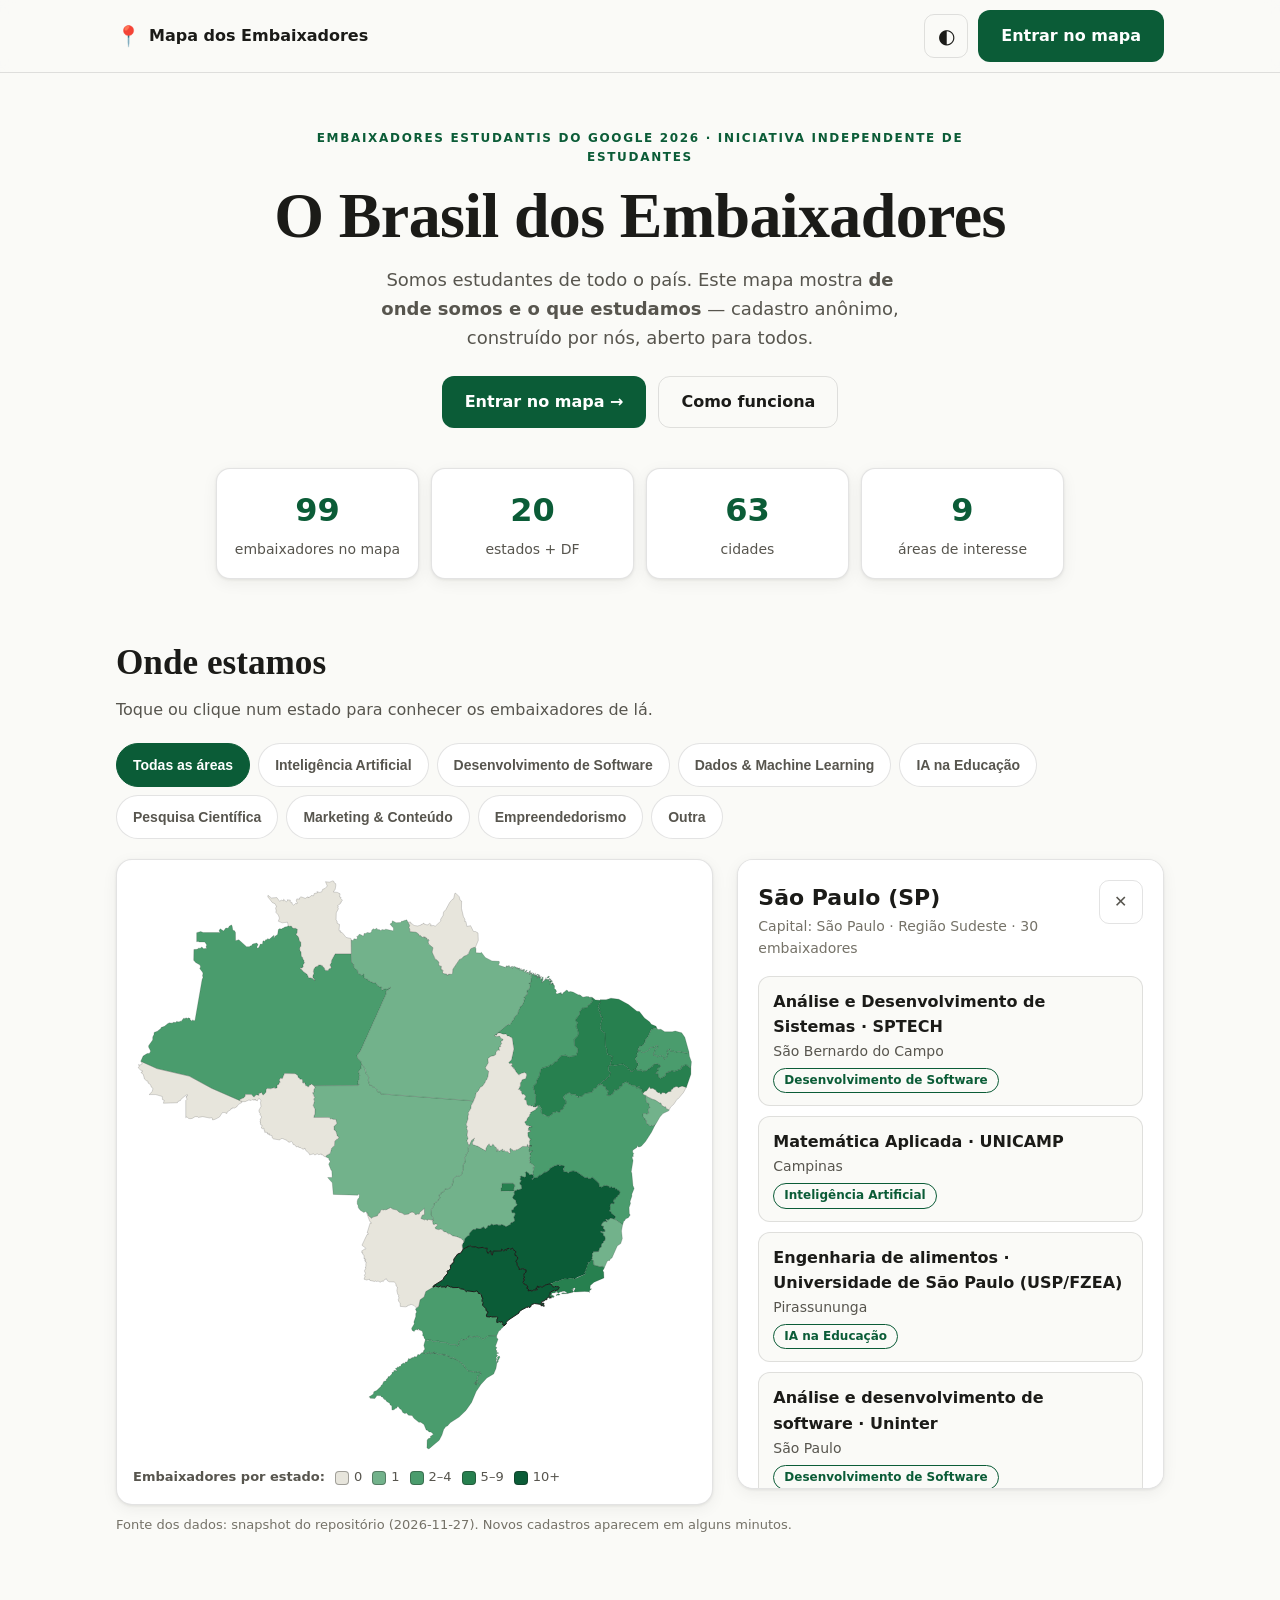
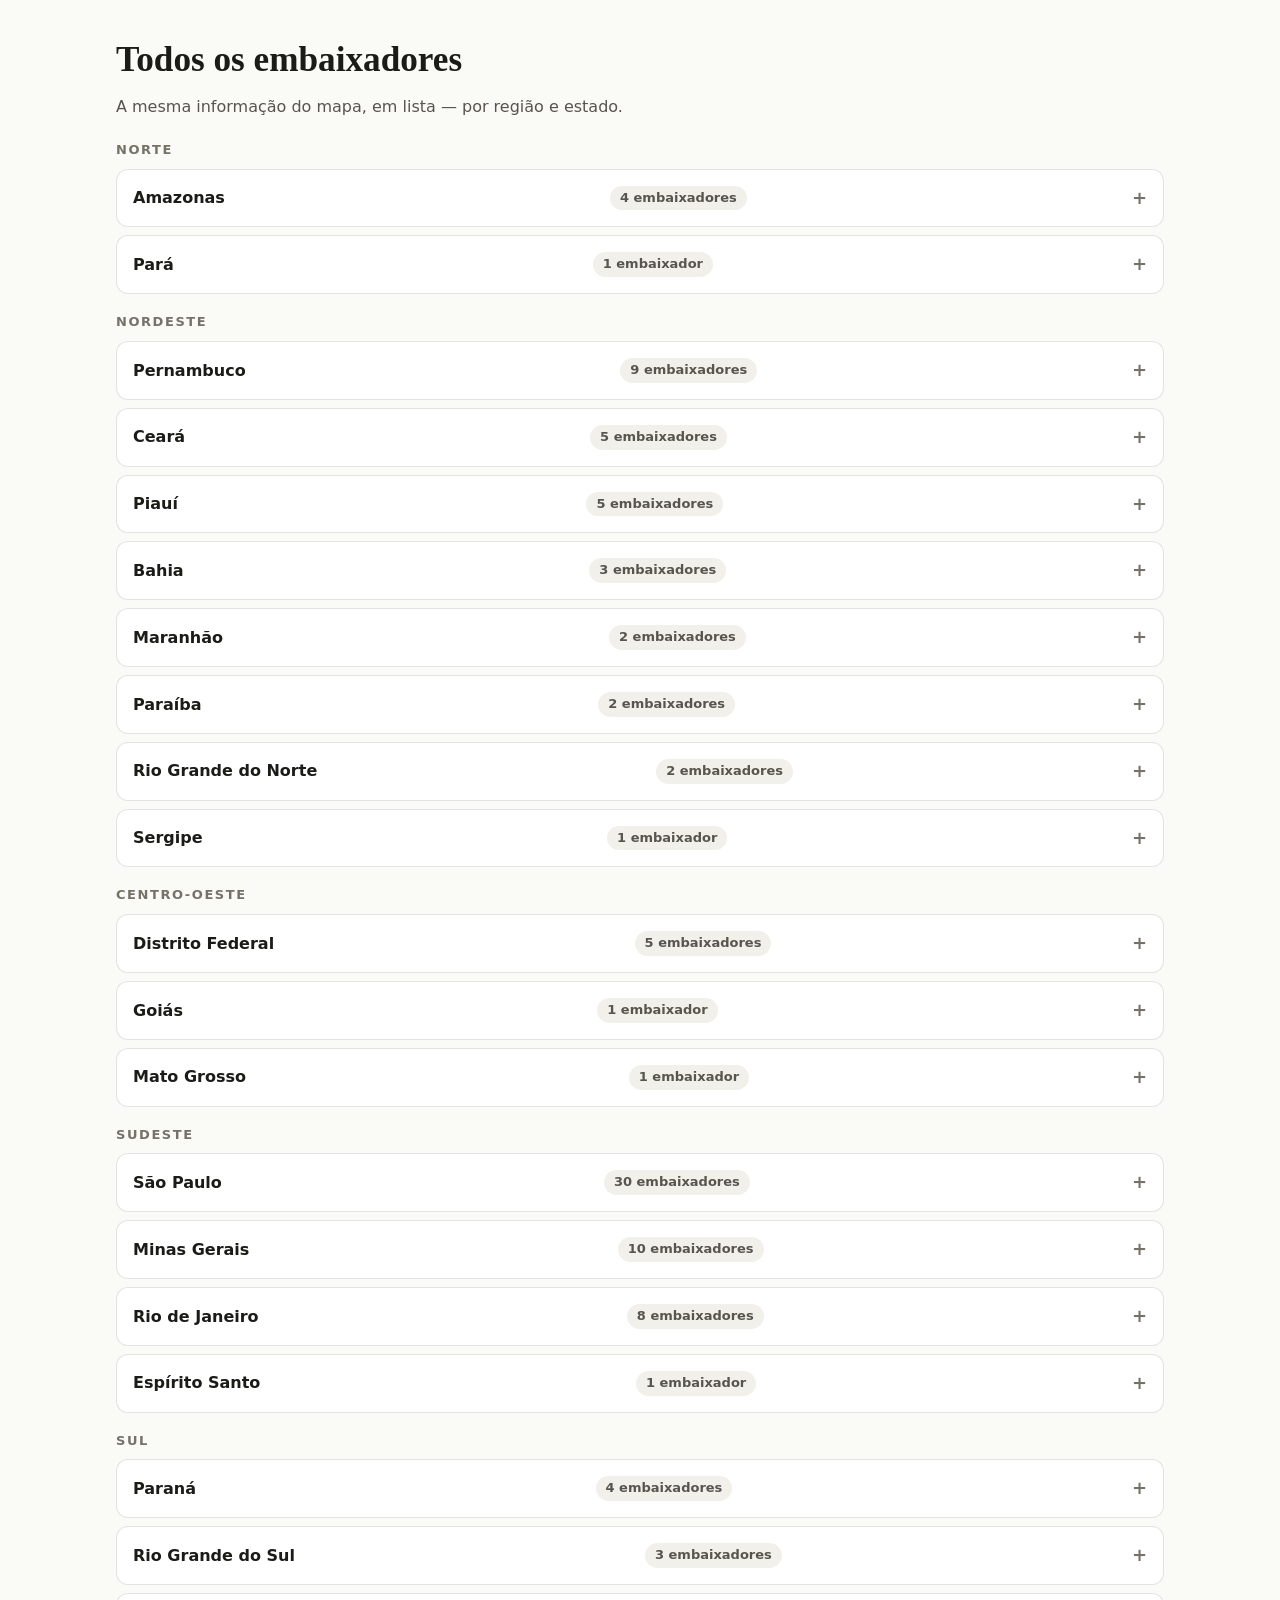
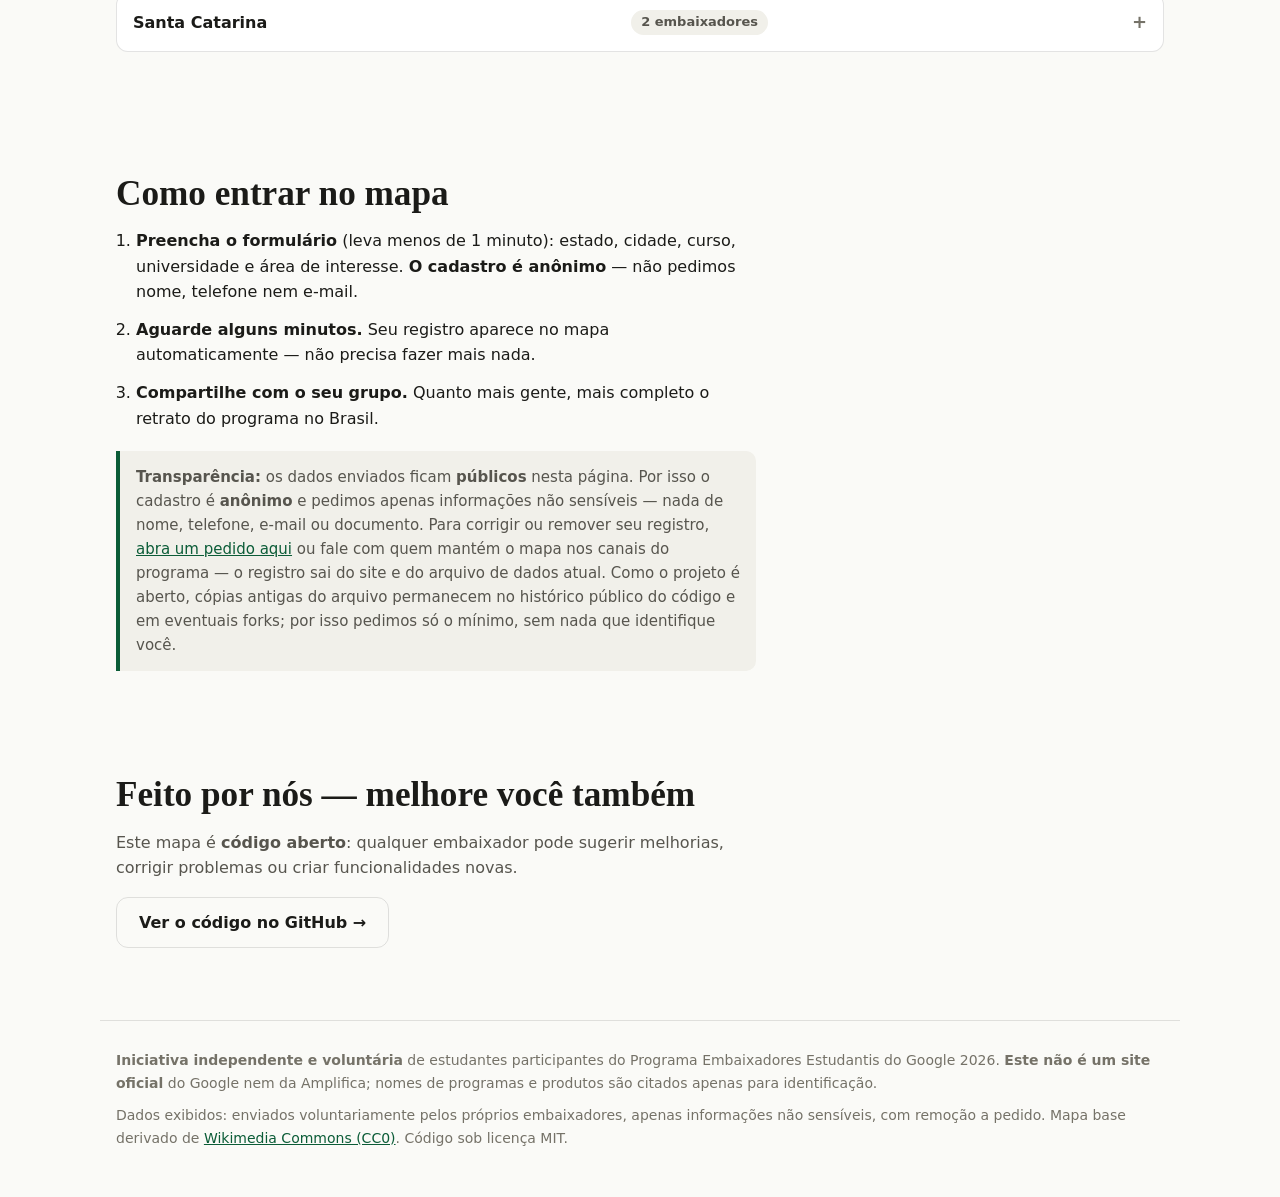
<file: index.html>
<!DOCTYPE html>
<html lang="pt-BR">
<head>
  <meta charset="UTF-8">
  <meta name="viewport" content="width=device-width, initial-scale=1, viewport-fit=cover">
  <!-- CSP: a página renderiza dado de formulário aberto; isto transforma uma
       regressão de XSS em violação bloqueada. connect-src cobre os endpoints
       da planilha (docs.google.com redireciona o CSV p/ googleusercontent). -->
  <meta http-equiv="Content-Security-Policy" content="default-src 'self'; script-src 'self'; style-src 'self'; img-src 'self' data:; connect-src 'self' https://docs.google.com https://*.googleusercontent.com; base-uri 'none'; object-src 'none'; form-action 'none'; frame-ancestors 'none'">
  <title>Mapa dos Embaixadores 2026</title>
  <meta name="description" content="De onde somos e o que estudamos, em cadastro anônimo — o mapa colaborativo dos Embaixadores Estudantis do Google 2026. Iniciativa independente de estudantes.">
  <meta property="og:title" content="Mapa dos Embaixadores 2026">
  <meta property="og:description" content="De onde somos e o que estudamos, em cadastro anônimo — o Brasil dos Embaixadores Estudantis do Google 2026, num mapa colaborativo e open source. Iniciativa independente de estudantes, não oficial.">
  <meta property="og:type" content="website">
  <meta property="og:locale" content="pt_BR">
  <meta property="og:url" content="https://jorgeyuridj.github.io/mapa-embaixadores-2026/">
  <!-- Capa do link (WhatsApp/Telegram/LinkedIn). URL absoluta: as redes não
       resolvem caminho relativo. Regerar com: node scripts/gera-og-image.mjs -->
  <meta property="og:image" content="https://jorgeyuridj.github.io/mapa-embaixadores-2026/assets/og-image.png">
  <meta property="og:image:width" content="1200">
  <meta property="og:image:height" content="630">
  <meta property="og:image:alt" content="O Brasil dos Embaixadores — mapa do Brasil com estados em tons de verde.">
  <meta name="twitter:card" content="summary_large_image">
  <meta name="theme-color" content="#0b5c37">
  <link rel="icon" href="data:image/svg+xml,%3Csvg xmlns='http://www.w3.org/2000/svg' viewBox='0 0 100 100'%3E%3Ctext y='.9em' font-size='90'%3E%F0%9F%93%8D%3C/text%3E%3C/svg%3E">
  <link rel="stylesheet" href="css/style.css">
  <script src="js/tema.js"></script>
</head>
<body>
  <a class="skip-link" href="#conteudo">Pular para o conteúdo</a>

  <header class="topo">
    <div class="topo-inner">
      <a class="marca" href="#conteudo" aria-label="Mapa dos Embaixadores 2026 — início">
        <span class="marca-pin" aria-hidden="true">📍</span>
        <span class="marca-nome">Mapa dos Embaixadores</span>
      </a>
      <div class="topo-acoes">
        <button id="botao-tema" class="botao-tema" type="button" aria-label="Tema escuro" aria-pressed="false">
          <span class="icone-tema" aria-hidden="true">◐</span>
        </button>
        <a id="cta-topo" class="botao botao-primario oculto" href="#" target="_blank" rel="noopener">Entrar no mapa</a>
      </div>
    </div>
  </header>

  <main id="conteudo">
    <!-- HERO: a headline é o LCP (texto, nunca imagem) -->
    <section class="hero" aria-labelledby="titulo-hero">
      <p class="eyebrow">Embaixadores Estudantis do Google 2026 · iniciativa independente de estudantes</p>
      <h1 id="titulo-hero">O Brasil dos Embaixadores</h1>
      <p class="hero-sub">
        Somos estudantes de todo o país. Este mapa mostra <strong>de onde somos e o que
        estudamos</strong> — cadastro anônimo, construído por nós, aberto para todos.
      </p>
      <div class="hero-acoes">
        <a id="cta-hero" class="botao botao-primario oculto" href="#" target="_blank" rel="noopener">Entrar no mapa →</a>
        <p id="aviso-form" class="aviso-form">O formulário de cadastro será divulgado nos canais do programa em breve.</p>
        <a class="botao botao-secundario" href="#como-participar">Como funciona</a>
      </div>
    </section>

    <!-- PAINEL DE NÚMEROS -->
    <section class="stats" aria-label="Números do mapa">
      <div class="stat"><span class="stat-num" id="stat-total">0</span><span class="stat-rotulo">embaixadores no mapa</span></div>
      <div class="stat"><span class="stat-num" id="stat-ufs">0</span><span class="stat-rotulo">estados + DF</span></div>
      <div class="stat"><span class="stat-num" id="stat-cidades">0</span><span class="stat-rotulo">cidades</span></div>
      <div class="stat"><span class="stat-num" id="stat-areas">0</span><span class="stat-rotulo">áreas de interesse</span></div>
    </section>

    <!-- MAPA -->
    <section class="secao-mapa" aria-labelledby="titulo-mapa">
      <h2 id="titulo-mapa">Onde estamos</h2>
      <p class="secao-sub">Toque ou clique num estado para conhecer os embaixadores de lá.</p>

      <div id="filtros" class="filtros" role="group" aria-label="Filtrar por área de interesse"></div>

      <div class="mapa-wrap">
        <figure class="mapa-figura">
          <a class="pular-mapa" href="#titulo-lista">Pular o mapa e ir direto para a lista</a>
          <div id="mapa" class="mapa" aria-label="Mapa do Brasil com a quantidade de embaixadores por estado"></div>
          <figcaption class="legenda" aria-hidden="false">
            <span class="legenda-titulo">Embaixadores por estado:</span>
            <span class="legenda-itens" id="legenda-itens"></span>
          </figcaption>
        </figure>

        <aside id="painel" class="painel" aria-live="polite">
          <div class="painel-vazio" id="painel-vazio">
            <p><strong>Escolha um estado no mapa</strong> para ver os embaixadores de lá — curso, universidade, cidade e área de interesse.</p>
          </div>
          <div class="painel-conteudo oculto" id="painel-conteudo">
            <div class="painel-cabecalho">
              <div>
                <h3 id="painel-titulo"></h3>
                <p class="painel-capital" id="painel-capital"></p>
              </div>
              <button id="painel-fechar" class="painel-fechar" type="button" aria-label="Fechar detalhes do estado">✕</button>
            </div>
            <ul id="painel-lista" class="painel-lista"></ul>
          </div>
        </aside>
      </div>
      <div id="tooltip" class="tooltip" aria-hidden="true"></div>
      <p id="fonte-dados" class="fonte-dados"></p>
    </section>

    <!-- LISTA COMPLETA (equivalente em texto do mapa — acessibilidade) -->
    <section class="secao-lista" aria-labelledby="titulo-lista">
      <h2 id="titulo-lista">Todos os embaixadores</h2>
      <p class="secao-sub">A mesma informação do mapa, em lista — por região e estado.</p>
      <div id="lista-completa"></div>
    </section>

    <!-- COMO PARTICIPAR -->
    <section id="como-participar" class="secao-como" aria-labelledby="titulo-como">
      <h2 id="titulo-como">Como entrar no mapa</h2>
      <ol class="passos">
        <li><strong>Preencha o formulário</strong> (leva menos de 1 minuto): estado, cidade, curso, universidade e área de interesse. <strong>O cadastro é anônimo</strong> — não pedimos nome, telefone nem e-mail.</li>
        <li><strong>Aguarde alguns minutos.</strong> Seu registro aparece no mapa automaticamente — não precisa fazer mais nada.</li>
        <li><strong>Compartilhe com o seu grupo.</strong> Quanto mais gente, mais completo o retrato do programa no Brasil.</li>
      </ol>
      <p class="aviso-privacidade"><strong>Transparência:</strong> os dados enviados ficam <strong>públicos</strong> nesta página. Por isso o cadastro é <strong>anônimo</strong> e pedimos apenas informações não sensíveis — nada de nome, telefone, e-mail ou documento. Para corrigir ou remover seu registro, <a id="link-remocao" href="#" rel="noopener">abra um pedido aqui</a> ou fale com quem mantém o mapa nos canais do programa — o registro sai do site e do arquivo de dados atual. Como o projeto é aberto, cópias antigas do arquivo permanecem no histórico público do código e em eventuais forks; por isso pedimos só o mínimo, sem nada que identifique você.</p>
    </section>

    <!-- CONTRIBUA -->
    <section class="secao-contribua" aria-labelledby="titulo-contribua">
      <h2 id="titulo-contribua">Feito por nós — melhore você também</h2>
      <p>Este mapa é <strong>código aberto</strong>: qualquer embaixador pode sugerir melhorias,
        corrigir problemas ou criar funcionalidades novas.</p>
      <a id="link-repo" class="botao botao-secundario" href="#" target="_blank" rel="noopener">Ver o código no GitHub →</a>
    </section>
  </main>

  <footer class="rodape">
    <p><strong>Iniciativa independente e voluntária</strong> de estudantes participantes do Programa
      Embaixadores Estudantis do Google 2026. <strong>Este não é um site oficial</strong> do Google
      nem da Amplifica; nomes de programas e produtos são citados apenas para identificação.</p>
    <p>Dados exibidos: enviados voluntariamente pelos próprios embaixadores, apenas informações não
      sensíveis, com remoção a pedido. Mapa base derivado de
      <a href="https://commons.wikimedia.org/wiki/File:Brazil_States_With_ID_and_State_Name_inside_svg.svg" target="_blank" rel="noopener">Wikimedia Commons (CC0)</a>.
      Código sob licença MIT.</p>
  </footer>

  <noscript>
    <p class="sem-js">Este mapa precisa de JavaScript para carregar os dados. A lista completa de
      embaixadores está disponível no <a href="data/snapshot.json">arquivo de dados aberto</a>.</p>
  </noscript>

  <script src="js/config.js"></script>
  <script type="module" src="js/app.js"></script>
</body>
</html>
</file>
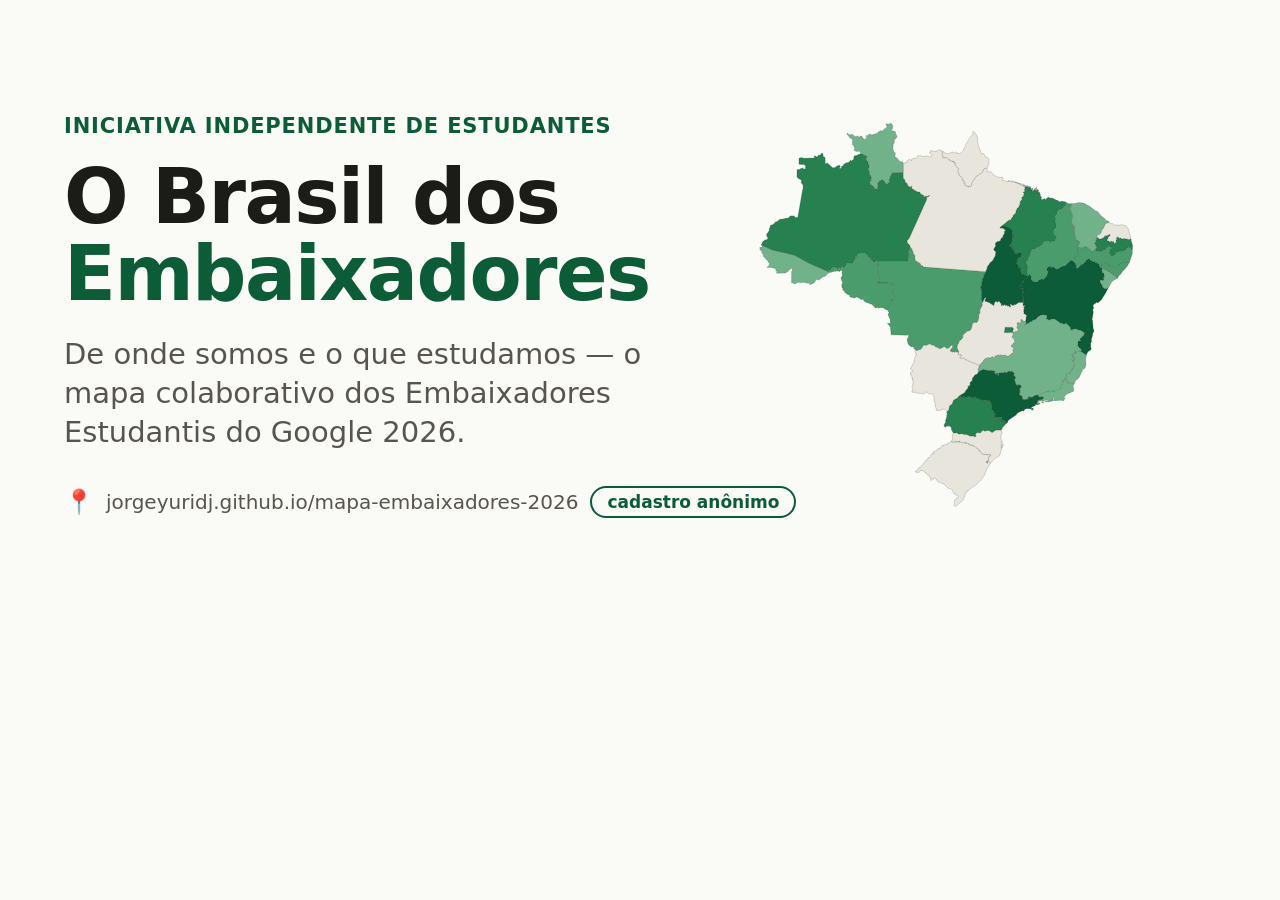
<file: assets/og-image.html>
<!DOCTYPE html>
<html lang="pt-BR">
<head>
<meta charset="UTF-8">
<title>og:image — Mapa dos Embaixadores 2026</title>
<!-- GERADO por scripts/gera-og-image.mjs — não edite à mão: rode o script. -->
<style>
  * { margin: 0; padding: 0; box-sizing: border-box; }
  html, body { width: 1200px; height: 630px; }
  body {
    background: #FAFAF7;
    font-family: "Segoe UI", system-ui, -apple-system, sans-serif;
    display: flex; align-items: center; gap: 40px; padding: 56px 64px;
    color: #1B1B18;
  }
  .texto { flex: 1; min-width: 0; }
  .eyebrow {
    font-size: 21px; font-weight: 700; letter-spacing: .04em;
    text-transform: uppercase; color: #0b5c37; margin-bottom: 18px;
  }
  h1 { font-size: 76px; line-height: 1.02; letter-spacing: -.02em; margin-bottom: 22px; }
  h1 span { color: #0b5c37; }
  p { font-size: 29px; line-height: 1.35; color: #57554E; }
  .rodape {
    margin-top: 34px; font-size: 20px; color: #57554E;
    display: flex; align-items: center; gap: 12px; white-space: nowrap;
  }
  .pin { font-size: 24px; }
  .selo {
    border: 2px solid #0b5c37; color: #0b5c37; font-weight: 700;
    border-radius: 999px; padding: 4px 15px; font-size: 17px;
  }
  .mapa { width: 380px; flex-shrink: 0; }
  .mapa svg { width: 100%; height: auto; display: block; }
</style>
</head>
<body>
  <div class="texto">
    <p class="eyebrow">Iniciativa independente de estudantes</p>
    <h1>O Brasil dos <span>Embaixadores</span></h1>
    <p>De onde somos e o que estudamos — o mapa colaborativo dos Embaixadores
       Estudantis do Google 2026.</p>
    <div class="rodape">
      <span class="pin">📍</span>
      <span>jorgeyuridj.github.io/mapa-embaixadores-2026</span>
      <span class="selo">cadastro anônimo</span>
    </div>
  </div>
  <div class="mapa">
    <svg viewBox="20 0 945 969" xmlns="http://www.w3.org/2000/svg" role="img"
         aria-label="Mapa do Brasil dividido por estados">
      <path d="M33.1 310.6l27.1 12.5l54.2 12.6l37.5 20.4l51.2 22.3l-0.4 1.5l-5.7 3.2l-3.2 4.3l-3.7 2l-3.4 -0.5l-0.3 1.6l-1.9 -0.3l-0.8 2.1l-5.6 3.5l-0.7 2.7l-3.7 -1.7l-3.7 0.1l-5.1 7.6l-7.3 3.7l-4.1 1l-0.7 -3.4l-1.1 -0.5l-2.7 0.8l-12.1 -2.4l-7.1 1.3l-1.9 -1.3h-3.7l-4.8 2.9l-3.7 0.6l-3.1 -0.8l-2.1 -2.4l-2 1.5v-28.8l2.2 -2.3l-1.8 -4.2l1.2 0.4l-0.5 -1l1.6 -0.6l0.3 -2l-2.9 0.8l-8.3 7.1l-0.7 1.8l-4 1.4l-1.1 2.3l-23.5 0.8l1.3 -5l-2.9 -1.1l-0.3 -5.2l-11 -3.2h-11.1l5.2 -5.1l1.3 -5.2l-2.6 -2.1l-1.8 -4.6l-3.8 -2.3l-0.5 -3.5l-1.9 -0.2l-3.6 -3l-2.1 -7.9l-3.5 -2.9l0.3 -1.1h1.6l0.2 -2.1l-3.1 -1.1l-4 -3.9l1.6 -2.4l-0.9 -3.1l2 1l4.1 -1.9l-2.3 -4.4z" fill="#72b28b" stroke="rgba(27,27,24,0.35)" stroke-width="1.2"/>
      <path d="M875.3 364.8l3.4 -3.9l2.7 -0.6l5.2 -7.1l1.4 3.4l5 -0.7l0.5 1.5l3.7 1.6l1.9 3.5l0.8 -0.6l0.8 1.6l1.9 -0.6l3.1 3.2l1.9 -2.8l4.2 0.2l2.1 1.6l4 -3.2l5 -1l-1 -1.7l3.7 -2.1l-0.3 -1.5l5.5 -2.4l2.5 -0.2l1 1.7l6.8 -2.5l7.2 2.1l-4.7 8.7l-8.2 10l-2.7 1.6l-5.5 8.3l-5.4 4.9l-2.8 5.6l-1.7 -2.4l-2.4 0.3l-1.5 -4l-2.2 0.3l-4.5 -3l-1.3 -3.7h-2l-15.7 -8.7l-1.8 0.1l-6.7 -4.8l-2.9 -0.5l-0.3 -1.6z" fill="#4a9c6d" stroke="rgba(27,27,24,0.35)" stroke-width="1.2"/>
      <path d="M33.1 310.6l3.8 -8.5l6.8 -4.2l3.3 -0.3l1.8 -2l0.7 -2.2l-3.4 -6.4l0.3 -2.8l6.6 -9.1l0.1 -5.2l2.1 -3.8l0.2 -3.6l5.5 -2.2l5.8 -4.4l0.3 -1.6l5.8 -2.1l5.8 -4.9l3.2 -1.2l2.2 1l0.8 -1l0.3 1.5l1.6 -1.6l1 0.5l-0.3 -1l4.7 0.3l0.8 -1.8l1.6 -0.1l0.1 1.1l5 -1l-0.2 -0.9l1.3 0.9l4.2 -5.4l2.1 0.9l0.6 -1.7l0.7 1.6l1.8 -1.5l0.8 1.5l1.9 -1.5l2.2 1.3l0.4 -0.9l0.6 3.5l1.1 -0.3l1.3 2.1l2.1 -2.5l1.6 2.1l1.9 -1.2l11.9 -68.5l1.5 -3.1l-0.8 -3.4l0.8 -2.9l-0.7 -2.7l-4.8 -6.1l1.5 -2.7l-1 -3.1l-7.4 -4.5l-3.2 -3.5l0.3 -18.2l5.5 -0.3l3 -2.4l1.8 0.9l3.1 -2.5l2.9 3l5.7 -0.9l-1.7 -2l1.3 -3.5l-3.3 -4.7l-10.2 -0.3l-0.2 -1.1l-3.2 0.9v-15.4l6.9 -1.8l3.9 1.7l29.2 -0.2l-2.6 -2.4l2 -3.7l5.8 3.7l3.7 -5l3.8 0.3l2.3 -3.7l3.2 -1.7l1.1 0.9l1.4 8.1l2.9 0.6l1.5 2.9l0.2 13.8l5.4 -1.6l12.9 11.6h5.3l0.5 -1.1l2.5 -0.2l2 -3.1l7 -1.7l2.1 2.9l-2.2 4l1.1 1.8l2.4 -1l2.6 -6l3.5 0.4l0.7 -5l1.3 -0.8l1.9 1.1l1.4 -2.9h2.1l1.5 -2.1l2.1 1.9l7.7 -7l1.1 0.6l-1.3 2.6l1.5 0.8l0.6 -2.3l4.8 -3.2l1.2 -8.3l2 -1.6l3.1 0.8l3.4 -2.1l0.8 0.8l1.1 -2.3l4.3 -0.5l1.7 -2l2 1.4l3.4 -0.5l2.8 3.9h4.6l2.9 1.7l-0.5 5.7l-1.9 3l4 3.7l2.1 7.6l1.8 0.9l0.6 2.8l-0.3 4.6l-1.9 2.6l0.1 4.2l2.1 3l0.5 7.1l1.9 1.5l0.7 3.2l1.7 1.8l-0.1 3.2l1.4 0.6l-2.9 4.5l0.5 3.2l-2.7 2l-1.9 -1.2l-0.4 2.6l2.4 0.8l2.5 3.2l6.5 4.7l2.9 6.3l2.6 -0.5l4.4 1.7l2.8 3.3l-1.2 -3.6l-2 -0.8l0.8 -1.6l-1.1 -0.8l2.1 -5.9l-1 -2l0.8 -4.6l2.9 -3.9l4.7 -1.6l0.3 -1.6h3.1l4 1.3l0.1 1.7l2.8 1.8l0.9 4l5.4 0.4l1.2 -2.6l4.2 -1.5l-2.4 -4.9l2.4 -4.4v-2.9l6.3 -11.6h27l0.5 14.8l3.5 2.4l0.5 5.8l6.4 5l0.2 3.6l2.4 2.8l1.6 -0.3l2.3 2.4l3.3 -3l1.2 1.3l-0.7 4.5l1 1.4l5.8 2.4l0.8 2.3l1.7 -0.7l1.8 2.1l3.1 0.5l0.1 1.3l5.5 -0.2l3.2 4.9l4.3 2.5l2.8 0.2l-1 3.4l2.1 1.1l3.7 -1.8l2.7 0.8l7.4 -3.5l-2.2 3.5l-4.7 2.6l-1.7 3.5l1.4 0.8l-44.1 97.9l-5.1 5.7l1.1 5.1l5.3 5.5l1.8 5.4l-1.8 2.6l0.2 3.9l-4.3 5.3l2.4 7.1l-1 1.1l0.3 3.7l-2.5 4.2l0.6 2.7l-1.1 2.4l2.7 0.3l-1.9 1.8l-75.7 0.2l-2.6 -2.8l-1.5 1.6l-1.4 -0.5l-0.7 2.9l-2.9 0.7l-1.1 -1.9l-2.2 0.1l-1.5 -5.1l-1.9 -0.5l-0.3 1.6l-1.5 -1l-0.3 -4.9l-2.6 -1.5l-1.4 1.1l-0.8 -2.4l-2.3 -1.3l-0.8 -3.3l-4.2 -2.9l-17.8 -0.2l-3.7 8.7l-2.6 -0.8l-1.4 0.9l-0.8 2.3l1.3 3.7l-1.5 0.3l-0.9 3.2l-2.8 0.7l-0.1 5.3l-3.9 0.8l-0.3 -1.6l-6.4 2.1l-5.8 -0.5l-1.8 1.1v4.3l-3.2 4.5l-3.2 0.7l-1.5 -4.2l-3.2 1.9l-1.4 -0.4l0.3 3.7l-4.4 -1.2l-4.1 4l-4.2 -4.3h-10.5l0.5 2.3l-2.6 3.2l-6.6 2.9l-0.6 1.4l-46.9 -20.4l-37.5 -20.4l-54.2 -12.6l-25.7 -11.7z" fill="#27804f" stroke="rgba(27,27,24,0.35)" stroke-width="1.2"/>
      <path d="M481.4 77.5l4.4 -0.3l0.6 3l1.3 -0.3l4 3.1l5.8 0.8l5.8 -1.5l0.3 -1.4l0.7 0.6l3.8 -2.6l-0.1 1.6l4.6 1.3h1.9l3.3 -2.4l2.5 2.3l-1.2 1.9l4.8 -0.6l3.2 1.1l9.2 -8.5l-0.2 -2.9l4.2 -6.8l0.6 -5.3l3.9 -4.2l6.4 -11.9l4.2 -5.1l2.4 -1.1l2.1 -9.2l1.6 -0.2l5.6 5.7l1.8 6.1l2.4 1.3l-0.3 12.2l3.4 14.3l2.4 4l-0.4 3.7l1.3 -0.5l1 1.5l1.4 7.5l6.2 -1.4l4.8 9.6l3.5 0.3l4.2 2.3l0.5 12.4l-4.9 11.9l-7.3 1.9l-6.2 10.8l-6.2 2.7l-3.7 3.9l-3.1 0.8l-11.1 16.4l-0.5 6.7l-2.4 2.3l-2.7 -0.7l-0.6 1l-0.8 -1.3l-2.1 2.9l-1.2 -2.3l-4.9 -0.8l-2.5 -1.7l0.7 -4l-1.1 -1.2l-2.1 0.7l0.5 -6.6h-2.9l-1.5 -3.1l0.3 -3.8l-3.8 -3.7l-2 -0.4l-1.7 -5.7l-2.1 -2.4l-1.8 -4.6l1.6 -7.3l-7.2 -6l-1.1 -3.7l1.4 -2.4l-0.6 -1.6l-2.8 0.8v-3.2l-2.7 0.1l0.2 -1.7l-1.3 0.8l-0.3 -1.5l-0.4 1.2l-1.7 -0.9l-1.2 0.9l-3.7 -3.3l-1.9 0.8l-0.9 -3.3l-4.2 -2.8l-10.5 -0.9l-0.1 -4.9l-1.5 -2l1.3 -3.6l-2.7 -5.4z" fill="#E7E5DC" stroke="rgba(27,27,24,0.35)" stroke-width="1.2"/>
      <path d="M677.1 413v-1.3l3.2 -1.6l1.6 -4.6l2.9 -2.3l0.6 -3.5l1.5 -1l-0.5 -1.8l9.2 -5.1v-1.8l2.1 -0.5l0.9 -1.9l-0.6 -2.7l2.9 -1.2l4.8 8.2l-1.1 1.7l0.3 2.9l5.1 4.9l3.4 0.2l3.4 2.2l6.3 -4.1l-0.2 -1.6l2.3 -1.6l1.7 0.4l4 -2.4l1.6 1.8l3.3 0.3l2.5 -5.6l2.4 0.5l3.4 -7.9l2.6 -1.8l-1 -3l1.3 -1.6l-3 -1.8l-1.6 -5.3l1.9 -2.6l6.7 -4.3l4.7 3.8l4 -1.3l3.1 0.8l0.9 2.8l4.4 2.4l1.1 -2.1l5.3 -0.8l4.2 -4.3l11.4 -1.8l2.6 -5.6l4.3 -1.3l3.9 -6.3l2.1 0.8l4.1 -0.8l2 3.2h2.7l2.3 6l3.7 1.9l-2.6 7.2l3.5 0.7l3.7 -1.5l1.1 -1.7h2.1l2.1 -7.3l2.8 1.3l4 -1.4l2.1 -2.9l-0.5 -2.4l4.8 -0.8v-3.4l7.6 -3.1l2.1 0.8l1.2 3.6l1.5 -0.5l5 2.7l3.7 -0.3l3.7 4.8l2.2 -4l1.9 1l-1.2 2.1l1.6 1.7l3.2 -0.8v3.7l2.7 6.8l4.8 1.9l-0.9 1.9l1.3 1.8l-1.3 1l0.3 2.2l1.4 1l-0.8 2.4l4.1 2.1l2.2 8l-2.9 1.8l1 7.1l-4.4 1.7l-1.3 -1.4h-3.6l-0.5 5.1l2.9 2.4l0.8 3.4l2.4 1l-0.2 4.8l3.1 1.1l0.8 2l3.4 1.2l0.4 -1.2l3.3 0.8l4.1 -2.6l-6.7 13.5l-10 15.6l-7.1 7.7l-3.7 1.4l-1.9 -0.3l0.5 -1.9l-1.3 0.3l-1.1 2.6l-6.8 4.8l-0.3 3.2l1.8 2l-1.2 3l1.2 1.8l-2 0.6l-0.6 1.8l1.6 4.8l-3.2 19.8l1 0.5l2 21.7l2 5l-3.9 9.4l0.2 3.1l-3.1 9.2l0.7 3.5l-2.4 6.6l0.4 10.1l1.5 2.6l-3.2 4.5l-4.2 1.8l-2.4 3.7l-0.8 -0.4l-2.1 6.6l-13.2 -9l-1 -1.4l2.1 -1.8l-0.8 -2.4l-5.9 -4.5l-1.3 -3.1l-2.6 -0.9l1.9 -2.9l-0.6 -5.5l1.9 -4.3l5 0.5l0.5 -2.5l-2.1 -0.4l1.8 -5.2l2.7 0.2l-0.3 -1.5l6.1 -5.8l0.3 -3.5l1 -0.3l-1.3 -3.1l-2.7 -0.3l-1.3 -2.2l-2.1 0.3l-1.5 -2.6l-3.3 0.5l-2.1 -1.8l-2.4 1.3l-3.2 -3.4l-1.7 1.2l-1.1 -1.6l-1.6 1.1l-1.9 -1.1l-4.2 3l-4.5 -0.6l-0.6 -6.1l-10.5 -9.7l-3.5 1.9l-3.6 0.2l-1.7 -2.4l-2.1 1l-2.3 -0.7l-13.8 -9.5l-5.6 -1.4l-5.8 1.6l-2.6 2.4l-1.1 -1.6l-7.2 -2.4l2.2 -7.7l-10.1 -2.6l-8.1 2.6l-6.6 4l-0.1 1.9l-5.8 4.2l-2.9 -0.2l-5.8 5.2l-2.7 -0.2l-3.9 4.2l-5.3 0.5l-3.2 2.7l-0.6 -1.4l1.6 -0.5l1.9 -4.4l-1.9 -3.8l1.7 -7.3l-0.9 -3h1.9l0.6 -1.5l-3.7 -4l-4.8 -2.2l1.5 -2.1l-1.5 -1.6l0.8 -2.6l-1.1 -1.1l1.4 -0.7l-0.9 -1.9l2.4 -2.4l-1.9 -1v-3l4.6 -3.7l-5.6 1.7l-1.1 -2.2l1.3 -6l3.8 -2.2l-4.5 0.8l1 -2.9l-0.5 -6.1l3.1 -2.4l-2.5 0.1v-1.6l-2.4 -2.2l0.8 -0.8l-1.3 -0.3l-0.4 -6.5l5.3 -2.7l-4.9 -1.1l1.3 -2.1l-1.3 -0.7l2 -1.4l-0.5 -1.6l5.5 -0.2l-9.4 -2.5l-3 -4.9z" fill="#0b5c37" stroke="rgba(27,27,24,0.35)" stroke-width="1.2"/>
      <path d="M800.1 218.8l3.7 -6.4l-0.4 -2.9l-1.2 -0.5l1.6 -1.6h9.8l8.2 -2.4l13.2 1.7l16.2 8.9l14.1 11.2l4.2 0.5l8.5 11l8.4 6.1l3.1 4.5l8 3.3l1 2.9l-9 2.1l-6 13.5l-4.5 4.7l-0.2 1.4h1l-2.7 5.3l-3.4 3.4l-1.9 -0.8l-1.5 0.8l-3 4.7l-0.7 2.7l2.1 0.5l-3 4.2l-0.7 3l1.3 2.3l-3.5 2.7v2.1l2.5 2.3l-0.6 2.5l3.2 1.3l-0.8 4.7l-1.4 0.6l-0.2 2.3l-2.2 2.5l-4.7 2.5l-0.5 2l-2.1 -0.6l-0.9 1l-1 -3.2l-4.2 -1.5l0.8 -1.4l-1 -1.6l-8.2 -5.7l-13.8 3.1l-1.7 -1.5l-5.5 0.5l1.4 -6.7l2 -2.8l-0.5 -3.5l1.4 -1.5l-1.4 0.4l-1.1 -2l-5.5 -1.4l-1.9 -3.7l0.1 -5.3l-2.9 -6.3l-0.5 -21.2l-4.8 -3.2l-2.9 -4.5l1 -2.1l-1 -0.7l1.8 -2l-1.6 -2.5l3.7 -9.8l-1.3 -1.1l0.5 -2.1h-3.2l0.9 -2.4l-1.9 -2.7l1.5 -2.8l-2.6 -0.9l-0.7 -2.6l1.8 -1.9l-2.9 -3.1z" fill="#72b28b" stroke="rgba(27,27,24,0.35)" stroke-width="1.2"/>
      <path d="M637.4 523.5l1.9 -2.1l-1 -1l1 -5h18.7v1.1l2.4 1.2v3.7l-1.6 3.3l0.1 2.8l1.6 0.9l-23 0.5l-0.1 -5.1z" fill="#27804f" stroke="rgba(27,27,24,0.35)" stroke-width="1.2"/>
      <path d="M789.1 644l1.6 -3l-1.1 -0.7l1.3 -3.3l-1.1 -3.7l1.7 -1l0.4 -1.9l9 -0.5l1.7 -6l2.9 -1.4l0.4 -5.3l3.2 -2.4l-0.3 -2l1.7 0.4l0.7 -1.2l0.9 -3.7l-0.9 -4l-2.9 -2.2l1.1 -2l-5.3 -2.9l0.3 -1.2l2.3 -0.2l0.6 1.1l4.5 -0.6l-0.6 -3.1l-2.6 -1.3l0.8 -4.3l-3.9 -0.5l0.7 -3.2l3 -3.7l2.9 -1.1l3.2 1.1l-2.7 -4.5l1.8 -0.5l0.8 1.3l2.7 0.3l3.2 -3l5.5 1.3l14.8 9.4l-1.9 11.1l1.4 12.7l-2.7 8.4l-5.8 3.9l-8.9 20.2l-1.9 0.7l-2.9 4.3l-0.3 -1.4l-2.9 2l-4.7 10.7l-3.2 -2.1l-4.3 0.6l-10.5 -2.9l0.2 -6.1l-3.7 -2.6z" fill="#72b28b" stroke="rgba(27,27,24,0.35)" stroke-width="1.2"/>
      <path d="M520 564.3l0.5 -5l3.9 -5.6l0.9 -5l5.5 -3.1l1.6 -2.4l-0.5 -1.3l2.4 -0.8l0.8 -2.2l-2.1 -1.6l0.4 -2.6l3 -0.6l0.5 -3.1l4.7 -1.6l1.7 -4.5l5.8 -0.2l1.5 -1.7l1.6 0.3l2.9 -4.3l-0.5 -2.6l1.3 0.3l0.6 -1.6l1.1 -7.6l3.2 -3l4.2 -1.9l2.3 1.4l3.8 -2.9l2.8 -9.5l-0.3 -5.4l1.4 -4.7l2.1 -1l-1 -8.2l1.6 -1.1l1 -3.9l3.7 -5.4l-0.2 -6l2.1 -2.1l1.1 -6.5l2.6 -4.1l4 -3.2l1.3 -0.5l-2.1 3.4l1 0.8l-2.6 2.9l0.2 3.9l9 3l12.9 7.6l0.3 -4.2l2.5 -5l3.1 -2.7l1 2.9l2.4 1.3l3 -3.7l2.8 4.5l2.2 0.4l1.5 2.8l-0.2 4.6l1.8 -4.5l1.6 4.1l6.9 -3.6l-0.5 3.9l2.7 -1.8l2.1 1.9h3.4l3.4 3.7l1.3 -1.9l-1.2 -5.3l1 -1.6l1.6 0.5v1.4h2.1l1.3 2.6l1.1 -1.4l2.3 0.8l1.1 -1.7l3.4 -0.3l8 -5.3l7.1 0.2l0.8 -3.7l1.3 1.1v3.1l5.9 -1.8l-3.8 2.2l-1.2 2.1l1 6.1l5.6 -1.7l-4.6 3.7v3l1.9 1l-2.4 2.4l0.9 1.9l-1.4 0.7l1.1 1.1l-0.8 2.6l1.5 1.6l-1.5 2.1l4.8 2.2l3.7 4l-0.6 1.5h-1.9l0.8 5.1l-2.6 7.6l-4.7 -0.2l-0.8 -2.7l-4.3 -2.7l-1.5 1.9l1.2 1.6l0.1 5.1l-2.7 0.8l-5.5 -2l-1.6 1.2l1 1.3l-1.3 2.9l2.4 2.3l-2.2 2.9l-0.4 3l2.3 1.3l1 6.4l-6.6 2l-1.3 -0.8l-1.8 2.1l-2.4 0.4l-1.3 -0.9l-0.1 -2.8l1.6 -3.3v-3.7l-2.4 -1.2v-1.1h-18.7l-1 4.5l1 1.5l-1.9 1.9l0.1 5.6l23 -0.1l-1.1 2.1l0.8 2.4l-3.2 6.7l4.7 3.6l1.4 6.2l1.8 1.8l-5.5 4.5l-1.6 3.8l-1 0.9l-1.1 -0.9l-0.6 1.7l0.8 3.2h4l1.6 2.1l-2.6 5.4l2.1 5.5l-5.8 4.3l-0.1 -0.9l-1.3 0.8l-0.8 2.5l-3.7 2.3l-0.7 -0.6l-1.4 1.9l-2.1 0.6l-0.5 -1.4l-6.7 -2.8l-1 1.3l-4.2 -0.1l-1.9 -1.3l-6.3 1.3l-2.6 -1.8l-3.3 2.7l-3.1 -0.1l-1 2.7l-3.5 3.1l-2.9 -3.9l-0.6 1.3l-2.4 0.3l0.1 1.1l-3.4 1l-5.7 -1l-1.3 1.8l-4.5 0.2l-5.7 6.2l-0.6 4.1l-3.2 0.8l-3.4 3.7l-1.4 3.3l0.8 1.8l-4.5 -2.4l-1.3 -2.3l-7.9 -3.3l-6.6 -1.2l-5.3 -3.5l-4 -0.8l-2.1 -2.4l-3.7 -0.5l-2.6 -3.4l-2.5 -0.8l-3.9 1l-4.7 -1.3l-1.1 -2.4l4.8 -4.7l-3.8 -1.3l-2.4 1.3l-2 -0.9l-0.9 -5.7l1.7 -0.9v-1.5l-2.2 -5.3l-1.8 -1.3v-4.8z" fill="#E7E5DC" stroke="rgba(27,27,24,0.35)" stroke-width="1.2"/>
      <path d="M626.3 267.5l22.8 -18.6l2.6 0.6l1.6 -1.3l3.2 -5.9l2.4 -1.6l1.1 -4.7l5.7 -5l1.3 -7.1l2 -2l0.2 -2.6l3.1 -1.5l3.8 -8l-0.8 -2.4l2.6 -1.1l-2.4 -3.1l4 -2.4l0.3 -1.9l1.8 -0.2l0.1 -4l-1.2 0.3l0.8 -3.4l3.5 -2.1l1.8 -7.8l-2.4 -0.7l-0.2 -1.6l3.9 -1.6l-0.7 -4.8l1.8 -3.6l-1.5 -1.2l2.6 -3.6l0.5 1l1.1 -3.1l1 4.7l2.6 -4.7l-1.8 3.3l1.3 -0.7l-1.3 2.1l1.6 -0.6l-0.3 1.7l1.1 -2.9l0.8 2.8l1 -3.6l1.4 0.2l-1.6 2.4l1.1 0.8l-0.8 1.8h1.3l-1.4 0.9l1.6 -0.9l-0.5 -1.3l2.1 -4l-0.7 5.4l-1.6 0.2l-0.6 1.4l2.2 -1.2l1.2 -2.6l0.1 2.2l1.1 -2.1l-0.9 2.8l1.6 -2.1l-0.5 2.9l2.6 -2.9l-1.8 3.4l0.2 2.7l3.8 -5.5l0.7 2.6l-2.1 1.1v1.1l0.8 -0.6l-1.3 1.9l1.4 -2.2l1 0.5l-2.6 5.1l1 -0.8l0.3 1.6l0.8 -3.2l1.6 0.3l2.3 -3.8l1.1 2.1v-4.5l0.7 3.8l0.6 -1.1l3.1 0.8l2.5 -2.3l-0.3 1.8l-1.4 -0.2l0.9 0.4l-1.3 2.7l1.3 0.5l0.7 -1.3l1.1 1.3l-0.7 0.8l0.4 -1.9l0.6 -0.5v1.6l1.5 -1.8l-0.8 1.6l1.2 -1.4l0.8 2.1h-2.5l-0.8 2.5l0.3 -0.9l1.8 0.6l-3.6 2.3l3.6 -0.7l0.9 -1.4l-0.8 1.9l1 -2.6l1.4 0.7l-0.9 2.1l0.9 -1.5l-0.1 1.9l1.6 -0.3l-1.8 1.6l1.9 -0.4l0.8 1.4l-0.3 4.8l2.6 1.8l1 3l-1.5 1.8l2.1 2.3l7.2 -2.6v1.3l-2.2 0.5l3.7 0.3l-0.5 2.2l2.9 -4.5l1.6 -1.1l1 0.6l0.4 -2l2.8 -1.6l2.9 3.6l2.5 -1.1l4.7 1.1l9.3 4.7l1 -0.5l1.4 2.6l-0.4 -2.2l5.4 3.8l6.1 -1.1l4.1 0.5l0.6 1.7l0.5 -1.1l4.3 0.2l-1.1 3.8l1.8 2.1l-3.4 5.5l-4.2 1.8l0.3 1.2l-2.4 3.1l-6.1 1.1l-1 -0.9l-4.3 5.9l-1 5.5l-6.2 7.8l0.6 3.7l2.6 2.3l-2.4 5.1l0.1 2.5l2.3 3.6l1.3 6l-0.7 4l-6.4 6.6l0.5 10.6l5 4.4l0.8 2.5l-2.1 8.2l-1.9 2.1l-6 0.3l-4.8 2l-6 -3.7l-8.2 1.7l-5 5.7l-0.9 2.9l-4.7 1.6l-4.3 5.1l-3.1 -0.8l-2.7 2.7l-9.3 2.5l-3.2 2.4l-2.9 11.9l-3.6 6.1l-0.8 4.8l-4.5 4.8l-0.9 3.1l2.4 6.2v3.9l2.5 2.7l-1.2 2.6v9.3l-2.6 7.7h-1.3l-0.7 -2l-3.2 0.9l-1.1 -1.1h-3.7l-2.1 -2.9l-0.8 -5.5l-3.7 -2.2l2.6 -4.4l-0.5 -1.7l-2.6 -2.3l-2.2 0.5l-1.9 -2.7l0.4 -2.6l-2.4 -1.4l0.2 -1.7l-3.5 -0.1l2.4 -3.5l-0.7 -1l1.9 -0.7l-0.1 -6.2l1.8 -1.5l0.9 -3.3l7.1 -3.1l0.3 -7.1l-3.2 -2.1l-9.8 3.9l-4.8 -5.8v-1.4l-1.6 -0.7v-1.8l-1 -0.9l-0.6 0.8l-1 -2.9l-1.5 -0.2l-0.4 -2.2l-2.1 0.1l2.5 -1.7l-0.3 -1.8l-2.2 -0.8l-1.5 1l-2.2 -2.4l4.8 -4.7l3.9 -17.9l-2.8 -18.4l-5.8 -3.6l-2.1 0.2l-2.4 -3.6l-5.8 0.5l-4.5 -2.2l-3.7 0.5l-2 3.7l-1.6 -0.8l-1.5 1.1zM717.9 169.8l-2.1 1.6l-1.3 -1.8l2 0.2l-0.5 -1.6l2.6 0.4l-0.5 1.2zM719.2 175.1l1.8 -2.6l0.3 1.4l-1.9 1.3zM702.6 167l-1.6 0.4l1 -1.5l0.6 0.8z" fill="#27804f" stroke="rgba(27,27,24,0.35)" stroke-width="1.2"/>
      <path d="M572.3 620.1l1.1 -4.8h1.4l-0.9 -2.6h3.3l-1.2 -1.5l1.4 -3.3l3.4 -3.7l3.2 -0.8l0.6 -4.1l5.7 -6.2l4.5 -0.2l1.3 -1.8l5.7 1l3.4 -1l-0.1 -1.1l2.4 -0.3l0.6 -1.3l2.9 3.9l3.5 -3.1l1 -2.7l3.1 0.1l3.3 -2.7l2.6 1.8l6.3 -1.3l1.9 1.3l4.2 0.1l1 -1.3l6.7 2.8l0.5 1.4l7.9 -4.2l0.8 -2.5l1.3 -0.8l0.1 0.9l5.5 -3.8l-1.8 -6l2.6 -5.4l-1.6 -2.1h-4l-0.8 -3.2l0.6 -1.7l1.1 0.9l1 -0.9l1.6 -3.8l5.5 -4.5l-1.8 -1.8l-1.1 -5.8l-4 -2.4l-1 -2.5l3 -5.4l-0.6 -2.8l1.3 -2.9h1.9l1.8 -2.1l1.3 0.8l6.6 -2l-1 -6.4l-2.3 -1.3l0.4 -3l2.2 -2.9l-2.4 -2.3l1.3 -2.9l-1 -1.3l1.6 -1.2l5.5 2l2.7 -0.8l-0.1 -5.1l-1.2 -1.6l1.5 -1.9l4.3 2.7l0.8 2.7l6.8 -0.6l0.6 3.4l-1.7 3.2l-1.6 0.5l0.9 1.7l2.9 -3l5.3 -0.5l3.9 -4.2l2.7 0.2l5.8 -5.2l2.9 0.2l5.8 -4.2l0.1 -1.9l7 -4.2l7.7 -2.4l1.9 1.3l3.5 -0.3l4.9 1.7l-2.1 4.4l0.3 3.7l6.6 1.9l1.3 1.6l2.4 -2.4l5.8 -1.6l5.6 1.4l13.8 9.5l2.3 0.7l2.1 -1l1.7 2.4l3.6 -0.2l3.5 -1.9l10.5 9.7l0.6 6.1l4.5 0.6l4.2 -3l1.4 1.1l2.1 -1.1l1.1 1.6l1.7 -1.2l3.2 3.4l2.4 -1.3l2.1 1.8l3.3 -0.5l1.5 2.6l2.1 -0.3l1.3 2.2l2.7 0.3l1.3 2.8l-1.3 4.1l-1.9 0.9l-1.8 3.3l-0.6 -0.8l-2 2.8l0.5 1.1l-2.7 -0.2l-1.8 5.2l2.1 0.4l-0.5 2.5l-5 -0.5l-1.9 4.3l0.6 5.5l-1.9 2.9l2.6 0.9l1.3 3.1l5.9 4.5l0.8 2.4l-2.1 1.8l1 1.4l-6.9 -2.2l-3.4 3l-2.7 -0.3l-0.8 -1.3l-1.8 0.5l2.7 4.5l-2.9 -1.1l-3.2 1.1l-3 3.7l-0.7 3.2l3.9 0.5l-0.8 4.3l2.6 1.3l0.6 3.1l-4.5 0.6l-0.6 -1.1l-2.3 0.2l-0.3 1.2l5.3 2.9l-1.1 2l2.9 2.2l0.9 4l-1.1 4.1l-2.2 0.4l0.3 2l-3.2 2.4l-0.4 5.3l-2.9 1.4l-1.7 6l-9 0.5l-0.4 1.9l-1.7 1l1.1 3.7l-1.3 3.3l1.1 0.7l-4 7l-4.2 1l1.8 1.6l-3 3.4l0.4 1.8l-2.4 5.1l0.8 0.8l-2.7 3.1l2.4 2.4l-14.5 5.9l-4 3.1l-2.1 0.6l0.2 -1.9l-2.7 -0.6l-7.6 1.9l-5 -0.5l-7.7 2.6l-3.4 2.4l-4.5 -0.5l-5.3 3.2l-1.7 -0.5l-3.9 2.3l-4.7 0.6l-7 4.2l-2 -1.4l-1.6 1.4h-0.9l0.1 -1.3l-2.2 1.3l0.1 -1.8h-1.3l0.7 1.8l-3.1 1.8l2.6 0.8v1.4l-1 -0.6l-0.8 1.6l-0.9 -0.6l-1.5 1.1l-0.5 -1.5l-5.4 2.6l-0.2 -1.6l-4.6 1.1l-1 -0.9l1.1 -2.6l-3.4 -1.5l2.1 -0.8l-0.5 -3l-6.1 -3.1l-1.2 -2.6l1.1 -3.2l1.7 -0.9l-2.8 -1.6l2.5 -1.3l-1.7 -4.5l1.6 -3.9l2.4 -1.6v-4l-2.3 -0.2l-0.8 -1.9l-1.4 1.1l-1.6 -1.1l-3.4 1.6l-2.3 -0.3l0.5 -1.5l-3.4 -5.4l-0.1 -3.7l-2.3 -2.3l3.4 -5.9l-1.1 -2.8l-3.6 -1.9l-0.1 -2.6l1.6 -2.9l-0.8 -1.7l-3.4 -1.8l-1.4 -3l-4.1 2.2l-1.6 -1.8l-3.5 0.4l-1 3.2l-2.1 -2.1l-0.8 2.1l-1.7 0.6l-3.6 -2.9v2.8l-13.8 0.4l-1.8 6.8l-1.6 -1.1l-0.4 -5.7l-1.7 -0.3l-1.7 3.2l-2.4 0.5l-1.8 -4.8l1.3 -3.4l-4.8 0.3l-2.3 -1.7l-8 0.9l-4.9 -1.7l-6.1 -0.2l-2.7 -2.1l-2.6 0.8l-1.7 2.3l-6.1 2.1l-2.1 2.2l-0.8 -7.1z" fill="#72b28b" stroke="rgba(27,27,24,0.35)" stroke-width="1.2"/>
      <path d="M406.5 614.3l6 -12.7l2.1 -0.5l-0.7 -2.7h-1.1l5 -16.1l2.4 -0.2l-2.9 -2.4l-5.2 -14.1l2 -0.3l0.6 4.1l5.6 4.7l1.8 -1.9l7.9 -2.3l1.4 -3.7l2.4 -1.1l1.2 -3.5l2.2 -2l3.9 0.5l1.7 -1.1l1.3 1.1l7.9 -4l4 2.7l7.1 1.5l2.9 3.5l5.5 1.5l3.8 2.7l7.3 -1.1l1.7 -2.1l3.9 -1.3l2.4 0.5l2.4 1.9l-0.2 1.6l2.1 0.6l2.9 -1.4l2.3 0.5l0.6 -2.9l8.2 -6.8l0.2 10.6l-3.7 1l-2.3 5.3l6.1 2.4l2 -0.9l3 1.6l1.5 -1.5l8.3 1.5l-1.7 0.9l0.9 5.7l2 0.9l2.4 -1.3l3.8 1.3l-4.8 4.7l1.1 2.4l4.7 1.3l4.3 -1l4.7 4.2l3.7 0.5l3.9 3.4l2.2 -0.2l5.3 3.5l6.6 1.2l8.5 3.8l2.9 3.2l0.3 2.4l-2.9 4.2l1.2 9l-1.5 3.4l-6.7 2.9l-5.7 6.8l-1.2 3l0.3 4.7l-2.4 0.8l-1.5 3l-2.1 0.8l0.4 5.2l-2.6 3.7l-2.6 0.3l-0.6 1.1l1.2 2.8l-6.1 6.9l-2.2 4.6l-15.4 9.5l-3.4 4.8l-9.7 5.3l-2.9 9l-6.6 4.7l-2.4 11.1l-4.1 2.6l-3.6 -3.9l-5.6 -2.4l-0.8 1.3l-4.4 0.8l-0.8 1.6l-3.2 0.8l-8.5 -0.8l-0.3 -5.9l-2.4 -2.3l-0.7 -3.4l1.3 -2.7l-1.1 -1.5l0.8 -2.8l-1.8 -1.2l-1.6 -6.6l1 -6.1l-2.4 -1.9l-0.3 -3.9l-2.8 -2.7l-8.5 -0.2l-3.5 -2.5l-0.7 -2.4l-3 0.8l-2.8 3.8l-1.6 -1.1l-3.2 2.1l-3.7 -1.9l-2.6 0.6l-2.5 -1l-0.7 1l-8 -1.8l-0.8 -2.1l-4.4 1.5l-4.6 -1.5l1.9 -5.1l-1.4 -1l2.1 -3.7l-2 -4l2.8 -5l-1.8 -0.9l1.8 -1.5l-0.5 -4.5l1.3 -1.4l-0.2 -1.2l-2.6 -0.8l1.8 -1.7l-2.4 -0.8l0.3 -1l1.9 -0.3l-1.3 -1.9l-1.6 0.9l-0.1 -6.4l-2.3 -1.6v-2.7h-1.7l0.9 -1.7l-1.1 -0.6l5.3 -3.7l1 0.6l1.1 -1.7l-6.6 -5.2z" fill="#E7E5DC" stroke="rgba(27,27,24,0.35)" stroke-width="1.2"/>
      <path d="M321.3 363.5l2.6 -0.8l-0.8 -3.9l2.1 -4.1l-2.8 -2.9l75.3 -0.2l1.9 -1.8l-2.7 -0.3l1.1 -2.4l-0.6 -2.7l2.5 -4.2l-0.3 -3.7l1 -1.1l-2.4 -7.1l4.3 -5.3l-0.2 -3.9l1.8 -2.7l3.9 4.5l3.3 10.8l4.4 5.7l-1 5l2.3 8.4l3.8 0.6l1.1 2.4l4.4 1l3.2 3.4l0.6 3.7l5.2 0.8l1.3 3.8l2.2 -0.8l152.6 11.5l-3.9 7.2l-0.6 5.5l-4.5 7.4l0.8 2.2l-1.5 4.5l0.5 3.2l-3 9l0.5 3.4l1.4 0.3l-1.4 3.7l1.9 3.6l-1.1 7.7l1.6 5.4l-2.1 4.5l1.4 1l0.5 4l2.6 0.5l0.3 1.3l-2.6 4.3l0.2 6l-3.7 5.4l-1 3.9l-1.6 1.1l1 8.2l-2.1 1l-1.4 4.7l0.3 5.4l-2.8 9.5l-3.8 2.9l-2.3 -1.4l-4.2 1.9l-3.2 3l-1.1 7.6l-0.6 1.6l-1.3 -0.3l0.5 2.6l-2.9 4.3l-1.6 -0.3l-1.5 1.7l-5.8 0.2l-1.7 4.5l-4.7 1.6l-0.5 3.1l-3 0.6l-0.4 2.6l2.1 1.6l-0.8 2.2l-2.4 0.8l0.5 1.3l-1.6 2.4l-5.5 3.1l-0.9 5l-3.9 5.6l-0.6 9.7l1.9 1.7l2.2 6.8l-8.3 -1.5l-1.5 1.5l-3 -1.6l-2 0.9l-6.1 -2.4l2.3 -5.3l3.7 -1l-0.2 -10.6l-8.2 6.8l-0.6 2.9l-2.3 -0.5l-3.7 1.4l-2.1 -3l-3.8 -1.6l-3.9 1.3l-1.7 2.1l-7.3 1.1l-3.8 -2.7l-5.5 -1.5l-2.9 -3.5l-7.1 -1.5l-4 -2.7l-7.9 4l-1.3 -1.1l-1.7 1.1l-3.9 -0.5l-2.2 2l-1.2 3.5l-2.4 1.1l-1.4 3.7l-7.9 2.3l-1.8 1.9l-5.6 -4.7l-1 -4.5l-0.6 0.8l-3 -2.7l-2.8 1.6l-6.1 -4l-3.2 -4l-0.6 -4.8l-1.3 -1.3v-4.7l0.9 -3.7l2.4 -2.6l0.4 -5.4l-1.6 -0.2l-1.2 1.6l-41.1 -1.4l-1.6 -19.3l-7.8 -9l7.6 -0.2l-0.6 -11.7l-1.2 -0.2l-4 -10.3l2.6 -5l-2.3 -2.4l0.2 -2.2l-5.8 -2.9l1.9 -2.6l5.8 -2.9l2.6 -9.1l4.7 -4.4l0.3 -6.9l3.4 -3.4h1.7l2 -3.4l-2.9 -2.2l-2.1 -8l-3.1 -2l-0.1 -6.1l4.5 -4.2l0.1 -2l-1.4 -2.5l0.1 -2.7l-5.1 -0.2l-2.6 -1.4l-1.1 1.3l-2.4 -2.9l-26.1 -0.2l1 -4.6l0.8 0.1l0.3 -9.3l-3.2 -6.3l2.1 -6.6l-0.5 -3.7l-1.1 -0.4l2.4 -2.3l-3.5 -8.3z" fill="#4a9c6d" stroke="rgba(27,27,24,0.35)" stroke-width="1.2"/>
      <path d="M386.1 106.9l1.8 1.5l1.9 -0.7l0.8 -2.4l5 0.6l0.8 -2.4l-1.1 -2.2l2.9 -0.2l-0.2 -1.6l1.6 -1.6l3.9 1l0.8 1.4h2.9l0.3 -3.8l3.4 -0.2l1.7 -1.6l5.3 1l2.4 -2.8l0.4 -2.5l3 -2.1l1.8 1.4l3.4 -2.2l1.7 2.7l2.3 -0.3l3 1.9l1.6 -1.9l3.9 0.5l2.6 -1.2l11.7 2.8l1.3 -1.2v-3.7l-3.7 -3.5l0.2 -1.1l-2.1 -0.8l1.3 -2.8l1.2 1.2l1.3 -4.9l6.1 3.1l7.9 -0.3l1.6 -2.4l1.9 0.3l2.8 -1.6l0.5 0.9l2.2 -1.6l1.3 0.4l4.5 9.1l-1.3 3.6l1.5 2l0.1 4.9l10.5 0.9l4.2 2.8l0.9 3.3l1.9 -0.8l3.7 3.3l0.8 -0.9l2.1 0.9l0.4 -1.2l0.3 1.5l1.3 -0.8l-0.2 1.7l2.7 -0.1v3.2l2.8 -0.8l0.6 1.6l-1.4 2.4l1.1 3.7l7.2 6l-1.6 7.3l5.6 12.7l2 0.4l3.8 3.7l-0.3 3.8l1.5 3.1h2.9l-0.5 6.6l2.1 -0.7l1.1 1.2l-0.7 4l2.5 1.7l4.9 0.8l0.4 2l1.2 0.1l-0.3 -1.1l1.8 -0.3l0.2 -1.3l0.8 1.3l0.6 -1l2.7 0.7l2.4 -2.3l0.5 -6.7l11.1 -16.4l3.1 -0.8l3.7 -3.9l6.2 -2.7l2.1 -2.1l3.4 -8.1l5.6 -2.5h2.4l1 2.1l-0.1 6.9l7.7 0.3l1.4 -1.1l6.6 8.7l11.1 5.7l12.2 0.8l0.5 2.8l-1.9 3.2l11.2 4v1l2.4 -3.7l1.3 0.8l-0.6 2.2h0.8l0.5 -2.9l1.1 2l0.2 -2l1.2 -0.6l2 4l1.6 -2.7l2.1 4.3l-0.2 -4l1.3 -0.2l0.5 1.6l1.9 -1.6l0.6 1.3l2 -0.1l-0.8 1.6l2.1 -0.8l-0.4 2.5l1.5 -2.5l1 2.5l0.4 -1.6l-0.3 2.3l0.5 -1.8l1.9 -0.6l0.7 4.2l1.6 -3.4l0.3 3l0.8 -0.8l0.6 1.8l0.7 -2.1l0.5 2.6l0.5 -2.3l1.1 0.8l-0.3 -1.4l1.1 -0.3l0.9 1.6l-1.7 2.9h2.2l0.7 -1.8l0.3 1.9l0.6 -2.4l2.1 -0.6l-1.7 2.9l0.6 1.9l1.4 -0.8l-0.4 1.1l0.3 -1.8l0.9 1.5l0.9 -1.5l-0.2 2l1 0.3l0.9 -4.2l1.8 -0.5l-1.9 6.8l2.4 -4.4l-0.8 3.4l0.8 0.5l0.1 -1.8l0.5 1.3v-1.6l1.8 -1.1l-0.7 4.3l-1.6 2l1.5 1.2l-1.8 3.6l0.7 4.8l-4.1 2.3l2.8 1.6l-1.8 7.8l-3.5 2.1l-0.8 3.4l1.2 -0.3l-0.1 4l-1.8 0.2l-0.3 1.9l-4 2.4l2.4 3.1l-2.6 1.1l0.8 2.4l-3.8 8l-3.1 1.5l-0.2 2.6l-2 2l-1.3 7.1l-5.7 5l-1.1 4.7l-2.4 1.6l-3.2 5.9l-1.6 1.3l-2.6 -0.6l-22.8 18.6l3.5 1.8l5.2 -0.7l2.2 3.4l3.7 1.8l-1 2.6l-2.8 1.1l1.6 4.6l-2.6 1.8l1.1 2.1l-3.4 1.8l1.3 4.8l-2.9 -0.6l-2.5 2.5l-1.3 5.2l-2.6 1.7l-5.8 1.2l-4.7 3.8l0.9 6.8l-4.9 8.5l1.2 2.6l4.3 3.2l-1.3 9l-1.8 5l-2.2 1.9l-0.5 2.6l-4.7 6.7l-3.5 1.6l-3.8 6.6l-3.4 3.2l-1 6l-3.2 7.1l-152.6 -11.5l-2.2 0.8l-1.3 -3.8l-5.2 -0.8l-0.6 -3.7l-3.2 -3.4l-4.4 -1l-1.1 -2.4l-3.8 -0.6l-2.3 -8.4l1 -5l-4.4 -5.7l-1.6 -7.3l-4 -7l-2.4 -1.8l-1 -4.5l-5.3 -5.5l-1.1 -5.1l5.1 -5.7l44.1 -97.9l-1.4 -0.8l1.7 -3.5l4.7 -2.6l2.2 -3.5l-7.4 3.5l-2.7 -0.8l-3.7 1.8l-2.1 -1.1l1 -3.4l-2.8 -0.2l-4.3 -2.5l-3.2 -4.9l-5.5 0.2l-0.1 -1.3l-3.1 -0.5l-1.8 -2.1l-1.7 0.7l-0.8 -2.3l-5.8 -2.4l-1 -1.4l0.7 -4.5l-1.2 -1.3l-3.3 3l-2.3 -2.4l-1.6 0.3l-2.4 -2.8l-0.2 -3.6l-6.4 -5l-0.5 -5.8l-3.5 -2.4l-0.5 -14.8z" fill="#E7E5DC" stroke="rgba(27,27,24,0.35)" stroke-width="1.2"/>
      <path d="M862.8 305.6l3.5 -2.7l-1.3 -2.3l0.7 -3l3 -4.2l-1.9 -0.3l0.5 -0.8l2.7 -0.8l-0.6 1.7l2.1 0.2l2.5 2.4l4.2 0.3l1.4 -1.9l1 0.6l6.1 -4.3l-0.5 -1.4l1.5 -1.3l6.1 -0.8l4.8 -2.9l1.9 0.5l0.4 2.5l-5 4.2l-0.7 4.7l-2 0.9v3.9l4.6 -0.3l1.3 3l5.5 -2.7l0.9 1.9l2.9 -1.4l2.6 2.5l-0.8 2.5l1.1 1.1l5 -4l-1.3 -2.6l0.8 -2.7l2.1 0.6l-2.2 -4.3l0.8 -2.3l1.6 0.2l0.8 -1.6l2.1 -0.4l1.4 3.9l4.4 -0.8l2.8 2.1l6.8 -1.1l11.6 2.7l4.6 -1.8l0.8 6.9l3.4 9.2l-0.8 9.8l-3 -0.1l-2.8 -3.6l-4 -0.5l-4 2.4l-2.1 -0.4l-0.3 4.6l-11.4 4.2l-5.2 -1.3l-0.8 1.6l-4.2 -0.3l-0.4 2.4l-2.6 -0.5l-1.5 1.3l-0.3 4l-8.7 4.7l-4 -3.4l0.3 -3.8l-0.9 -1.2l-3.9 0.4l2.6 -2.5v-1.4l2.1 -0.6l-1 -4.1l1.8 -2.2l3.2 -1.3l-1 -2.2l-4.8 -2.8l-2.4 0.3l-1.3 1.6l-2.4 0.2l-1 2.7l-4.2 2l-1.1 2.9l-0.6 -1.2l-1.8 0.7l-2.7 3l-2.3 -0.1l-0.1 1.4l-2.1 -1.3l-2.8 1.5l-1.9 -3.9l-1.1 1.3l-4.5 0.7l-2.9 -3.6l4.3 -7.7l-0.4 -1.4l-3.1 -1.2l0.6 -2.5l-2.5 -2.3l0.1 -1.9z" fill="#27804f" stroke="rgba(27,27,24,0.35)" stroke-width="1.2"/>
      <path d="M801.4 349.5l3.3 -1.4l5.2 -6l1.7 1.1l0.8 -2.2l1.8 0.1l0.8 -2.5l4.4 -2.6l1.4 -7.2l-3.2 -2.3l0.6 -4l-1.6 -3.1l3.9 -1.9l5.5 -0.5l1.7 1.5l13.8 -3.1l8.2 5.7l1 1.6l-0.8 1.4l4.2 1.5l1 3.2l0.9 -1l2.1 0.6l0.5 -2l5.3 -3.4l2.9 3.4l4.5 -0.7l1.1 -1.3l1.9 3.9l2.8 -1.5l2.1 1.3l0.1 -1.4l2.3 0.1l2.7 -3l1.8 -0.7l0.6 1.2l1.1 -2.9l4.2 -2l1 -2.7l6.1 -2.1l4.8 2.8l1 2.2l-4.4 2.4l-0.6 1.8l1.1 3l-2.2 1v1.4l-2.6 2.5l3.9 -0.4l0.9 1.2l-0.3 3.8l4 3.4l8.7 -4.7l0.3 -4l1.5 -1.3l2.6 0.5l0.4 -2.4l4.2 0.3l0.8 -1.6l5.2 1.3l11.4 -4.2l0.3 -4.6l2.1 0.4l4 -2.4l4 0.5l2.8 3.6l2.9 0.1v11.3l-7.6 22.2l-7.2 -2.5l-6.8 2.5l-1 -1.7l-2.5 0.2l-5.5 2.4l0.3 1.5l-3.7 2.1l1 1.7l-5 1l-4 3.2l-2.1 -1.6l-4.2 -0.2l-1.9 2.8l-3.1 -3.2l-1.9 0.6l-0.8 -1.6l-0.8 0.6l-1.9 -3.5l-3.7 -1.6l-0.5 -1.5l-5 0.7l-1.4 -3.4l-5.2 7.1l-2.7 0.6l-3.4 3.9l-2.1 -5.3l0.7 -2.3l-4.4 -0.5l-0.9 -1.4l1.2 -1.9l-0.9 -0.8h-1.5l-1.7 3.8l-3.7 -4.8l-3.7 0.3l-5 -2.7l-1.5 0.5l-1.2 -3.6l-2.5 -0.8l-7.2 3.1v3.4l-4.8 0.8l0.5 2.4l-2.1 2.9l-4 1.4l-2.8 -1.3l-2.1 7.3h-2.1l-1.1 1.7l-3.7 1.5l-3.5 -0.7l2.6 -7.2l-3.7 -1.9l-2.3 -6h-2.7l-2 -3.2l-5.1 0.5z" fill="#4a9c6d" stroke="rgba(27,27,24,0.35)" stroke-width="1.2"/>
      <path d="M692.7 387.4l2.6 -7.7v-9.3l1.2 -2.6l-2.5 -2.7v-3.9l-2.4 -6.2l0.9 -3.1l4.5 -4.8l0.8 -4.8l3.6 -6.1l2.9 -11.9l3.2 -2.4l9.3 -2.5l2.7 -2.7l3.1 0.8l4.3 -5.1l4.7 -1.6l0.9 -2.9l5 -5.7l8.2 -1.7l6 3.7l4.8 -2l6 -0.3l1.9 -2.1l2.1 -8.2l-0.8 -2.5l-5 -4.4l-0.5 -10.6l6.4 -6.6l0.7 -4l-1.3 -6l-2.3 -3.6l-0.1 -2.5l2.4 -5.1l-2.6 -2.3l-0.6 -3.7l6.2 -7.8l1 -5.5l4.3 -5.9l1 0.9l6.1 -1.1l2.4 -3.1l-0.3 -1.2l4.2 -1.8l3.4 -5.5l-1.8 -2.1l1.3 -3.3l5.3 4l6.3 0.5l1.6 1.9v2.1l-3.9 6.9l2.9 2.9l-1.8 1.9l0.7 2.6l2.6 0.9l-1.5 2.8l1.9 2.7l-0.9 2.4h3.2l-0.5 2.1l1.3 1.1l-3.7 9.8l1.6 2.5l-1.8 2l1 0.5l-1 2.3l2.9 4.5l4.8 3.2l0.5 21.2l2.9 6.3l-0.1 5.3l1.2 3l6.2 2.1l1.1 2l1.4 -0.4l-1.4 1.5l0.5 3.5l-2 2.8l-1.4 6.7l-3.9 1.9l1.6 3.1l-0.6 4l3.2 2.3l-1.4 7.2l-4.4 2.6l-0.8 2.5l-1.8 -0.1l-0.8 2.2l-1.7 -1.1l-5.2 6l-3.8 1.4l-3.9 6.3l-4.3 1.3l-2.6 5.6l-11.4 1.8l-4.2 4.3l-5.3 0.8l-2.1 2.3l-0.8 -1.8l-2.6 -0.8l-0.6 -2.6l-3.4 -1l-4 1.3l-4.2 -4l-7.2 4.5l-1.9 2.6l0.1 2.2l1.5 3.1l3 1.8l-1.3 1.6l1 3l-2.6 1.8l-3.4 7.9l-2.4 -0.5l-2.5 5.6l-3.3 -0.3l-1.6 -1.8l-3.5 2.3l-2.2 -0.3l-2.3 1.6l0.2 1.6l-6.3 4.1l-10.1 -4.8l-1.8 -2.5l0.2 -6.3l-4.1 -6.5l-3 1.2l-1.6 2.7l-3.2 -0.3z" fill="#4a9c6d" stroke="rgba(27,27,24,0.35)" stroke-width="1.2"/>
      <path d="M487.7 758.2l4.2 -6.9l-0.8 -2.9l3.2 -9.4v-4.9l1.6 -2.5l-2.1 -5.3l5.6 -4.3l2.4 -11.1l6.6 -4.7l2.9 -9l15 -9.1l6.4 1.3l2.9 -1.5l1.9 1.6l6 -0.5l0.6 1.5l1.6 -0.7l1.2 -3.2l5.9 2.9l2.9 -0.1l0.3 1.1l10.5 -0.2l2.9 2.1l6.2 1.1l3.6 4.1l1.7 -1.6l10.2 1.4l5.9 -1.4l2.1 2.5l-0.3 1.3l4.5 1.5l3.2 6.6l-0.8 0.3l1.3 0.8l-1.5 2.1l0.4 3l1.6 1.6l-1.3 4.1l6.3 6.5l-0.5 1.8l1.6 2.3l2.1 0.9l-2.8 5.2l0.2 2.7l5.8 0.5l1.6 -1.3l1 1.3l8.8 -0.3l1.9 1.6l-1.6 2.5l0.2 5.7l0.8 0.6l2.7 -2.9l1.9 2.1l2 -2.2l2.2 4.1l-0.8 1.3l1.8 1.3l2.1 -0.8l-4.4 6l-2.4 0.8l0.4 1.7l-3.4 2.1l-3.6 7.9l-13.8 0.6l-9 5.8l-9.2 -5.6l-0.8 1.1l-0.4 -1.1l-3.1 1.3l-1.1 -1l-0.3 1.3l-1.6 -1.1l-2 2.6l-1.6 -2l-4 -1.3l0.5 1.3l-2.1 0.5l-1.9 4.2l-3.6 -0.2l-0.9 1.2l-0.5 -1.3l-0.3 1.1l-3.3 -1.3l-3.8 2.4l-1.3 2.4l1.6 4.7l-3.9 1.1l-0.4 1.3l-2.3 -3.2l-8.7 0.5l-7.4 -3.9l-9.6 -0.6l-3.4 -2l-8.3 1.3l-4.5 -3.5l-6.5 1.1l-2.2 -1.1l-2.3 -3.2l0.2 -1.8l-2.4 -1.8l0.4 -3.8l-1.7 -4.7l-1.5 0.7l-1.6 -2.1h-1.4l-0.3 1.4l-0.4 -3l-2.2 1.1l0.8 1l-2.9 -0.7l-2.3 1.1l-1.1 2.3l-3.7 -2.4l-0.6 -3.6z" fill="#27804f" stroke="rgba(27,27,24,0.35)" stroke-width="1.2"/>
      <path d="M717.9 703.5l1.8 -1.9l0.3 -3.6l6.9 -3.2l0.8 0.8l4.4 -1.1l2.9 -3.7l-1 -1.8h-3.7l-0.6 -0.9l-2.8 1.6l-3 -0.7l-3.9 -5.4l3.2 -0.2l5.3 -3.2l4.5 0.5l3.4 -2.4l7.7 -2.6l5 0.5l7.6 -1.9l2.7 0.6l-0.2 1.9l20.6 -9.6l-2.4 -2.4l2.7 -3.1l-0.8 -0.8l2.4 -5.1l-0.4 -1.8l3 -3.4l-1.8 -1.6l4.2 -1l1.2 -3.3l1.7 -0.8l2.8 1.4l0.4 7.4l10.5 2.9l4.3 -0.6l3.2 2.1l-2.7 5.1l1.5 2.2l0.4 10l-16.5 7.1l-6.3 5.6l-0.6 4.5l1.3 1.3l1.6 -0.3l-4.1 3.5l0.5 2.4l-1.6 -1.1l-6.7 -0.5l-16.3 1.1l-2.1 -0.9l2.6 -4.8v-1.3l-1.3 -0.3l-4.8 3l1.1 1.5l-0.6 -1.3l2.6 -0.8l-0.4 1.3l-1.6 0.1l2 1.6l-0.5 2.1l-2.8 0.7l-2.5 -1l2.5 1l-6.1 1.6l-10.6 0.4l1.1 -1.4l1.7 0.6l-0.7 -1.1l8.2 1.1l-4.7 -3.3l-2.2 -0.7l-1 1.5l0.4 -1l-1.7 0.2l-2.2 1.4v-1.1l-4.5 2.9l-0.3 -1.6l-2.4 0.9l1.2 -1.9l-1.6 -0.8l-0.3 1.3l-1.3 -0.3l0.2 1.4l-5.2 0.7l-1.2 1.2l-0.4 3.3l1.5 -1.2l0.6 1l-1.6 0.6l1.9 -0.4l-1.1 1.6l2.4 -2l-0.6 1.2l1.9 0.6l-2.1 1.8l-1.1 -0.8l-2.1 0.9l-3.7 -3.7zM732.9 703.5l-1.3 -0.6l-1 1.1l-0.8 -1.3l3.6 -2.1l3.3 1.9l-3.7 0.9z" fill="#72b28b" stroke="rgba(27,27,24,0.35)" stroke-width="1.2"/>
      <path d="M867.3 290.3l3 -4.8l1.2 -0.8l2.2 0.8l3.4 -3.4l2.7 -5.3h-1l0.2 -1.4l4.5 -4.7l6 -13.5l9.1 -2.2l2.1 2.4l4.8 -0.3l6.5 4.1l12.7 0.2l4.8 -1.3l10.9 2.8l5.3 7.8l6.9 24.6l-4.6 1.8l-11.6 -2.7l-6.8 1.1l-2.8 -2.1l-4.4 0.8l-1.4 -3.9l-2.1 0.4l-0.8 1.6l-1.6 -0.2l-0.8 2.3l2.2 4.3l-2.1 -0.6l-0.8 2.7l1.3 2.6l-5 4l-1.1 -1.1l0.8 -2.5l-2.6 -2.5l-2.9 1.4l-0.9 -1.9l-5.5 2.7l-1.3 -3l-4.6 0.3v-3.9l2 -0.9l0.7 -4.7l4.8 -3.7l-0.2 -3l-1.9 -0.5l-4.8 2.9l-6.1 0.8l-1.5 1.3l0.5 1.4l-6.1 4.3l-1 -0.6l-1.4 1.9l-4.2 -0.3l-2.5 -2.4l-2.1 -0.2l0.6 -1.7l-2.7 0.5l0.1 -1.7z" fill="#E7E5DC" stroke="rgba(27,27,24,0.35)" stroke-width="1.2"/>
      <path d="M198.8 376.5l0.6 -1.4l6.6 -2.9l2.6 -3.2l-0.5 -2.3h10.5l4.2 4.3l4.1 -4l4.4 1.2l-0.3 -3.7l1.4 0.4l3.4 -1.9l2.4 4.7l4.8 -4.5l0.5 -5.5l1.8 -1.1l5.8 0.5l6.4 -2.1l0.3 1.6l4 -1v-5.1l2.8 -0.7l0.9 -3.2l1.5 -0.3l-1.3 -3.7l0.8 -2.3l1.4 -0.9l2.6 0.8l3.7 -8.7l17.8 0.2l4.2 2.9l0.8 3.3l2.3 1.3l0.8 2.4l1.4 -1.1l2.6 1.5l0.3 4.9l1.5 1l0.3 -1.6l1.9 0.5l1.5 5.1l2.2 -0.1l1.1 1.9h2l1.6 -3.6l1.4 0.5l1.5 -1.6l4.5 3.2l1.3 2.5l-2.1 4.1l0.8 3.9l-2.6 0.3l0.2 2.6l1.7 0.6l-0.8 1.6l2.6 4.2l-2.4 2.3l1.1 0.4l0.5 3.7l-2.1 6.6l3.2 6.3l-0.3 9.3l-0.8 -0.1l-1 4.6l26.1 0.2l2.4 2.9l1.1 -1.3l2.6 1.4l5.1 0.2l1.3 6.8l-4.6 4.6l0.1 6.1l3.1 2l2.1 8l2.9 2.2l-2 3.4h-1.7l-3.4 3.4l-0.3 6.9l-4.7 4.4l-2.6 9.1l-5.8 2.9l-1.9 3.1l-3.8 -2l-1.2 -1.9l-1.9 0.3l-0.2 -1.6l-4.3 1.3l-2.6 -1.4l-3.8 1.9l-2.6 -1.8l-6.3 1.6l-1.3 -3l-5.1 -4.2l-1.3 -3.4l-0.5 1l-0.6 -1.1l-1.3 1.1l-2.4 -0.3l-1.9 -2l-3.9 -0.6l-0.6 -1.8l-3.3 1.1l-2.7 -3.6l-2.7 -0.5l-1.3 -3.7l-2.1 -1.8l-1.9 1.8l-3.2 -0.7l-1.7 -2.4l-8.2 -3.4l-2.4 0.5l-1.7 2.1l-10.5 -1.9l-2.4 -2.1l-0.2 -3.5l-4.5 -0.8l-0.3 -2.6l-0.6 1.7l-1.1 -1.7l-1.2 0.9v-2.7l-4.6 -0.3l0.4 -2.4l-1.4 -0.8l-0.3 -3.9l-2.1 1.1l-2.1 -1.1l1.3 -4.3l-2.4 -1l-0.7 -3.4l1.2 -0.6l-1.3 -0.5l-0.4 -2.1l1 -0.5l-1.1 -1.6l1.9 -1.1l-0.5 -1.4l1.3 -1.2l-0.6 -2.7l-2.1 -1.8l0.5 -2.5l-1.8 -1.8l-0.3 -3.4l3.4 -6.3l-1 -7.2l1.1 -2.1l-1.6 -2.9l-2.2 -1.4l-2.6 4.3l-2.7 -1.6l-1 0.7l0.6 -1.5l-1.4 0.8l-0.5 -1.1l-0.6 1.4l-3.1 -0.9l-1.4 1.4l-4.1 -0.6l-6.1 2.7l-5 -0.2z" fill="#4a9c6d" stroke="rgba(27,27,24,0.35)" stroke-width="1.2"/>
      <path d="M260.9 51.8l-2.6 -5.2l-4.4 -1.9l-7.8 -9.7l0.3 -2.7l5.6 4.5l9.3 -0.6l4.7 6.2l2.6 -1.9l4.2 1.1l-0.2 -2.7l4.5 4.3l2.1 -1.7l-0.5 -1.6l5.3 0.6l-0.5 2.7l3.4 1.5v2.1l2.9 2.1l3.1 -3.2l2.2 1.2l0.2 -2.8l-1.5 -2.1l1 -3.6l4.6 0.5v-2.2l2.3 -1.8l7.4 2.6l4 -2.6l1.1 1.9l0.2 -1.3l2.4 -0.1l2.1 -2.6l4 0.3l1.1 -3.7l5.5 -1.3l-1 -1.9l4.2 1.3l3.7 -0.8l1.9 -4.5l3.9 -1.3l3.7 -4.2l-3 -7.2l6.7 0.9l5.3 -2.2l1.8 0.6l0.9 2.6l2.5 1.5l0.1 3.3l-1 6l-3.2 4.6l6.9 0.7l4.5 2.4l-0.9 5l2.6 1.1l-0.8 1.6l3.2 3.1l-2 1.4v2.1l-2.1 1l0.4 1.4l-4.9 3.4l1.7 1.3l-0.9 1.6l0.9 2.1l-3.6 6.7l-0.3 11.9l1.8 2.8v2.9l4 2l-0.8 9.2l0.3 1.3l2.3 0.2l-1 2l3.4 0.7l6.9 8.4l8 1.7l0.5 25.7h-27l-6.3 11.6v2.9l-2.4 4.4l2.4 4.9l-4.2 1.5l-1.2 2.6l-5.4 -0.4l-0.9 -4l-2.8 -1.8l-0.1 -1.7l-4 -1.3h-3.1l-0.3 1.6l-4.7 1.6l-2.9 3.9l-0.8 4.6l1 2l-2.1 5.9l1.1 0.8l-0.8 1.6l2 0.8l1.4 3.6l-3 -3.3l-4.4 -1.7l-2.6 0.5l-2.9 -6.3l-6.5 -4.7l-2.5 -3.2l-2.4 -0.8l0.4 -2.6l1.9 1.2l2.7 -2l-0.5 -3.2l2.9 -4.5l-1.4 -0.6l0.1 -3.2l-1.7 -1.8l-0.7 -3.2l-1.9 -1.5l-0.5 -7.1l-2.1 -3l-0.1 -4.2l1.9 -2.6l-0.3 -7.4l-1.8 -0.9l-2.1 -7.6l-4 -3.7l1.9 -3l0.5 -5.7l-2.9 -1.7h-4.6l-2.8 -3.9l-3.4 0.5l-1.9 -1.1l-1.1 -5.8l-8.9 1.1l-6.5 -2.7l1.9 -5.3l-2.1 -5.3l-4 -4.4l0.6 -3.2l-1.1 -4l1.6 -2.1z" fill="#72b28b" stroke="rgba(27,27,24,0.35)" stroke-width="1.2"/>
      <path d="M423.2 868.8l0.8 -3.6l4.7 -2l7.1 -6.8l0.6 -2.2l1.6 -0.4l2.6 -5.9l4.2 -1l0.1 -2.6l2.8 -2v-2.3l2.5 -0.5l4.4 -4.3l-0.2 -2.3l3.1 -0.8l0.1 -2.7l3.3 0.3l0.9 1.3l0.7 -2.4l-2.5 -2.1l3.4 -1.6l0.5 -1.5l1.3 1.2l1.4 -2.1l1.2 0.5l1.9 -1.6l-0.2 -1.5l4.2 -2.9l1.5 1.1l0.6 -1.2l1.8 0.3l-1.3 -1.8l3.5 -0.3l2.9 -6l1 1.3l2.2 -0.1l0.2 -1.8l1.1 1l1 -2.3l1.3 1.3l2.7 -2.4l1.6 1.4l0.2 -1.4l1.7 0.8l2.3 -4.5l2.2 1.1l4.7 -4.2l3.1 1.5l1.9 -0.7l0.8 1.5l1.6 -1.1l1.8 0.6l-0.4 -1.6l2.3 0.2l1 -1.3l1.7 0.9l-0.3 2.1l2.9 -0.6l0.6 -1.3l0.5 1l1.6 -0.5l-0.1 -1.3l1.3 -0.5l-0.5 1.6h1.4l0.2 1.8l0.3 -1.5l0.8 1l1.8 -0.8l3.8 2.7l0.5 -0.9l4.5 0.6l1.1 -1.3l0.7 2l0.5 -1l0.1 1.3l2 0.3l-0.2 -1.5l1.1 -0.1l-0.5 1.1l1.3 0.8l1.3 -1.4l1.6 1.7l3.6 0.8l-1.3 0.7l2.7 2.7l0.3 -0.9l1.8 1.2v-0.9l2.7 -0.3l0.4 0.9l1.2 -0.5l-0.1 1.2l1.1 -0.5l0.2 1.4l1.9 -0.6l1.3 2.4l1.4 -0.7l3.2 3.7l3.7 1.3l1.6 3.2l2 0.2l1.3 3.9l2.2 0.3l-0.1 1.3l3.8 4.8l6.4 0.6l0.2 1.2l2.4 -1l2.1 1.8l0.8 -1.8l0.6 1.4l5.4 -1.1l0.8 1.5l1.6 -1l0.8 1l1.1 2.9h-2.6l-0.9 2.4l-2.8 1.1l-0.3 2.7h1l-1 1.2l1.1 1.4l-2.1 2.3l1.6 -0.4l-0.4 1.5l-1.3 0.3v1.3l-2 -0.5l0.4 1.6l-1.3 -0.9l-0.7 1.4l3.1 2.4l-1.9 -2.2l4 -1.5l5.6 3.2l-7.9 11.9l-7.7 18.2l-9.5 13.5l-11.4 11.1l-14.9 9.5l-4.7 5.6l-2.6 0.6l-3.7 5.2l-2.9 9.2l-4.6 8.8l-17.4 14.5l-3.2 -1.6l0.3 -13.1l1.6 -2.4l3.4 -1.1l1.5 -1.8l-1.5 -0.5l5.6 -4.3l-4.1 -3.4l-3.4 -0.3l-1.8 -2.6l-2.9 -0.8l-3.7 -9l-5.4 -4l-3.1 0.3l-8.4 -6.7l-3 -4.8l-6 -0.4l-4 -4.3l-1.6 1.6l-4 -1.8l-2.6 -5.3l-2.1 -0.8l-3.2 -4.2l-1.9 0.7l-0.2 2.2l-1.4 -0.3l-3.4 3.2l-3.4 0.2l-0.3 -7.2l-2.6 -1.2l-0.9 -3l-5 -2.8l-1.9 -2.9l-2 -0.4v-1.3l-1.7 -0.3l-0.7 -2.3l-3 -1l-0.7 -1.4l-6.3 -0.5l-3.5 5l-7.9 -0.3l-0.3 -1.6l-1.9 -0.5l7.1 -4.7z" fill="#E7E5DC" stroke="rgba(27,27,24,0.35)" stroke-width="1.2"/>
      <path d="M506 800.3l1.5 -2.3l-0.8 -0.8l1.1 0.5l-0.6 -0.9l1.7 -2.3l1 0.3l-2.1 -7.4l2.7 -9.5l3.4 1.2l5.2 -1.3l4.5 3.5l8.3 -1.3l3.4 2l9.6 0.6l7.4 3.9l8.7 -0.5l2.3 3.2l0.4 -1.3l3.9 -1.1l-1.6 -4.7l1.3 -2.4l3.8 -2.4l3.3 1.3l0.3 -1.1l0.5 1.3l0.9 -1.2l3.6 0.2l1.9 -4.2l2.1 -0.5l-0.5 -1.3l4 1.3l1.6 2l2 -2.6l1.6 1.1l0.3 -1.3l1.1 1l3.1 -1.3l0.4 1.1l0.8 -1.1l9.2 5.6l9 -5.8l13.7 -0.6l0.3 4.7l1.3 -0.2l0.8 1.4l-4.5 12.3l2.4 1.4l-1.4 2.9l0.1 1.9l1.6 0.8l-0.8 2.8l3.2 0.5l-0.3 1.6l-1.6 -0.5l-1.6 1.6l2.2 1.9l-2.8 3.7l1.7 2.7l-1.7 1l1.6 5.2l-1.6 9.4l-3.9 9l-11.4 6.8l-10 10.9l-5.6 -3.2l-4 1.5l1.9 2.2l-3.1 -2.4l0.7 -1.4l1.3 0.9l-0.4 -1.6l2 0.5v-1.3l1.3 -0.3l0.4 -1.5l-1.6 0.4l2.1 -2.3l-1.1 -1.4l1 -5l0.9 0.8l2.1 -3.2h2.6l-1.8 -3.9l-0.5 1l-1.9 -0.4l-0.1 -1.1l-5.4 1.1l-0.6 -1.4l-0.8 1.8l-2.1 -1.8l-2.4 1l-0.2 -1.2l-6.4 -0.6l-3.8 -4.8l0.1 -1.3l-2.2 -0.3v-2.4l-2.6 -2.3l-0.7 0.6l-1.6 -3.2l-3.7 -1.3l-3.2 -3.7l-1.4 0.7l-1.3 -2.4l-1.9 0.6l-1.3 -2.2h-4.2v0.9l-1.8 -1.2l-0.3 0.9l-2.7 -2.7l1.3 -0.7l-3.6 -0.8l-1.6 -1.7l-1.3 1.4l-1.3 -0.8l0.5 -1.1l-1.1 0.1l0.2 1.5l-2 -0.3l-0.1 -1.3l-0.5 1l-0.7 -2l-1.1 1.3l-4.5 -0.6l-0.5 0.9l-3.8 -2.7l-1.8 0.8l-0.8 -1l-0.3 1.5l-0.2 -1.8h-1.4l0.5 -1.6l-1.3 0.5l0.1 1.3l-1.6 0.5l-0.5 -1l-0.6 1.3l-2.9 0.6l0.3 -2.1l-1.7 -0.9l-1 1.3l-2.3 -0.2l0.4 1.6l-7.9 -0.6zM630.6 813.3l1.1 -1.3l-0.9 -1.4l1.3 -1l-1 -2.2l3.2 -2l1.3 1.6l-3.4 6.6l0.7 1.3l-2.1 1.8v-3.4z" fill="#E7E5DC" stroke="rgba(27,27,24,0.35)" stroke-width="1.2"/>
      <path d="M875.3 400.5l1.3 -2.3l3 0.2l1.3 1.4l4.4 -1.7l-1 -7.1l2.9 -1.8l-2.2 -8l-4.1 -2.1l0.8 -2.4l-1.7 -1.6l1.3 -2.6l-1.3 -1.1l0.8 -2.1l10.3 5.4l4.9 1.2l7.4 5h2l1.3 3.7l4.5 3l2.2 -0.3l1.5 4l3.2 0.2l0.8 2.4l-9.8 4.5l-5.2 5.9l-7 12.1l-4.5 2.6l-3.3 -0.8l-1.1 1.1l-6.6 -4.2l0.2 -4.8l-2.4 -1l-0.8 -3.4l-2.9 -2.4l-0.4 -2.9z" fill="#72b28b" stroke="rgba(27,27,24,0.35)" stroke-width="1.2"/>
      <path d="M523.2 689.2l1.2 -2.1l15.4 -9.5l2.2 -4.6l6.1 -6.9l-1.2 -2.8l0.6 -1.1l2.6 -0.3l2.6 -3.7l-0.4 -5.2l2.1 -0.8l1.5 -3l2.4 -0.8l-0.2 -5.5l6.6 -8.8l5.3 -1.6l3.9 -6.5l11.7 -6.1l2.7 2.1l6.1 0.2l4.9 1.7l8 -0.9l2.3 1.7l4.8 -0.3l-1.3 3.4l1.8 4.8l2.4 -0.5l1.7 -3.2l1.7 0.3l0.4 5.7l1.6 1.1l1.8 -6.8l13.8 -0.4v-2.8l3.6 2.9l1.7 -0.6l0.8 -2.1l2.1 2.1l1 -3.2l3.5 -0.4l1.6 1.8l4.1 -2.2l0.6 2.2l4.2 2.6l0.8 1.7l-1.6 2.9l0.1 2.6l3.6 1.9l1.1 2.8l-3.4 5.9l2.3 2.3l0.1 3.7l3.4 5.4l-0.5 1.5l2.3 0.3l3.4 -1.6l1.6 1.1l1.4 -1.1l0.8 1.9l2.3 0.2v4l-2.4 1.6l-1.6 3.9l1.7 4.5l-2.5 1.3l2.8 1.6l-1.7 0.9l-1.1 3.2l1.2 2.6l6.1 3.1l0.5 3l-2.1 0.8l3.4 1.5l-0.6 3.4l5.1 -1l0.2 1.6l5.4 -2.6l0.5 1.5l1.5 -1.1l0.9 0.6l0.8 -1.6l1 0.6v-1.4l-2.6 -0.8l3.1 -1.8l-0.7 -1.8h1.3l-0.1 1.8l2.2 -1.3l-0.1 1.3h0.9l1.5 -1.4l2.1 1.4l7 -4.2l6.8 -1.7l1.9 0.8l2.3 4.1l3 0.7l2.8 -1.6l0.6 0.9h3.7l1 1.5l-2.6 3.9l-4.7 1.2l-0.8 -0.8l-6.9 3.2l-0.3 3.6l-1.9 2.4l3.8 3.5l-2.9 0.5l-1.4 -1.3l-3.7 2.3l1.1 0.8l-1.4 1.4l-2.3 -0.6l-0.8 2.1l-5 1.3l-0.3 4.8l-11.1 -1.6l-5.5 1.9l-1.1 3.5l-2.6 1.5l-0.8 -1.8l-1.4 -0.1l-0.3 1.6l-1.5 -0.4l-7.9 4.1l-4.9 3.5l-0.2 2.1l-18.2 12.1l-3.2 3.5v2.7l-4.5 3.6l1.8 -2.3l-2.1 0.8l-1.8 -1.3l0.8 -1.3l-2.2 -4.1l-2 2.2l-1.9 -2.1l-2.7 2.9l-1.3 -1.3l0.3 -5l1.6 -2.4l-1.9 -1.7l-8.8 0.3l-1 -1.3l-1.6 1.3l-5.8 -0.5l-0.2 -2.7l2.8 -5.2l-2.1 -0.9l-1.6 -2.3l0.5 -1.8l-6.3 -6.5l1.3 -4.1l-1.6 -1.6l-0.4 -3l1.5 -2.1l-1.3 -0.8l0.8 -0.3l-1.1 -0.7l-1 -4.7l-1.4 -1.6l-4.2 -1.1l0.3 -1.3l-2.1 -2.5l-4.6 1.4l-11.5 -1.4l-1.7 1.6l-3.6 -4.1l-6.2 -1.1l-2.9 -2.1l-10.5 0.2l-0.3 -1.1l-2.9 0.1l-5.9 -2.9l-1.2 3.2l-1.6 0.7l-0.6 -1.5l-6 0.5l-1.9 -1.6l-2.9 1.5l-5.3 -1.5l-4 1.8zM708.6 719.4l1.3 1.2l-0.7 1.6l-0.9 -1.5l-4 0.2l3 -4.8l2.4 1.4l-1.1 1.8z" fill="#0b5c37" stroke="rgba(27,27,24,0.35)" stroke-width="1.2"/>
      <path d="M579.2 416.2l3 -9l-0.5 -3.2l1.5 -4.5l-0.8 -2.2l4.5 -7.4l0.6 -5.5l2.1 -2.4l5 -11.9l1 -6l3.4 -3.2l3.8 -6.6l3.5 -1.6l4.7 -6.7l0.5 -2.6l2.2 -1.9l1.8 -5l1.3 -9l-4.3 -3.2l-1.2 -2.6l4.9 -8.5l-0.9 -6.8l4.7 -3.8l5.8 -1.2l2.6 -1.7l0.5 -3.9l3.3 -3.8l2.9 0.6l-1.3 -4.8l3.4 -1.8l-1.1 -2.1l2.6 -2.4l-1.6 -4l2.8 -1.1l1 -2.6l-3.7 -1.8l-2.2 -3.4l-5.2 0.7l-3.5 -1.5l1.8 -1.2l1.6 0.8l2 -3.7l3.7 -0.5l6.8 2.5l3.5 -0.8l2.4 3.6l2.1 -0.2l5.8 3.6l2.8 18.4l-3.9 17.9l-4.8 4.7l2.2 2.4l1.5 -1l2.2 0.8l0.3 1.8l-2.5 1.7l2.1 -0.1l0.4 2.2l1.5 0.2l1 2.9l0.6 -0.8l1 0.9v1.8l1.6 0.7v1.4l4.8 5.8l1.1 0.3l2.9 -2.7l6.3 -1.5l2.7 2.1l0.7 2.1l-2 6.1l-6.1 2l-0.9 3.3l-1.8 1.5l0.1 6.2l-1.9 0.7l0.7 1l-2.4 3.5l3.5 0.1l-0.2 1.7l2.4 1.4l-0.4 2.6l1.9 2.7l2.2 -0.5l2.6 2.3l0.5 1.7l-2.6 4.4l3.7 2.2l0.8 5.5l2.1 2.9h3.7l1.1 1.1l3.2 -0.9l0.7 2l5 0.2l2.2 -2.4v2.4l-0.9 1.9l-2.1 0.5v1.8l-9.2 5.1l0.5 1.8l-1.5 1l-0.6 3.5l-2.9 2.3l-1.9 5.1l-3.1 1.9l3.2 5.7l9.4 2.5l-5.5 0.2l0.5 1.6l-2 1.4l1.3 0.5l-1.3 2.3l4.9 1.1l-5.3 2.7l0.4 6.5l1.3 0.3l-0.8 0.8l2.4 2.2v1.6l2.5 -0.1l-3.1 2.4l0.5 6.1l-1 2.9l4.5 -0.8l-5.9 1.8v-3.1l-1.3 -1.1l-0.8 3.7l-7.1 -0.2l-8 5.3l-3.4 0.3l-1.1 1.7l-2.3 -0.8l-1.1 1.4l-1.3 -2.6h-2.1v-1.4l-1.6 -0.5l-1 1.6l1.2 5.3l-1.3 1.9l-3.4 -3.7h-3.4l-2.1 -1.9l-2.7 1.8l0.5 -3.9l-6.9 3.6l-1.6 -4.1l-1.8 4.5l-0.5 -6.2l-3 -1.6l-0.2 -1.8l-3.1 -2.9l-2.5 3.9l-2.4 -1.3l-1 -2.9l-2.4 2.1l-3.2 5.6l-0.3 4.2l-12.9 -7.6l-9 -3l-0.2 -3.9l2.6 -2.9l-1 -0.8l2.1 -3.4l-5.3 3.7l-3.4 7.8l-2.5 -1l-0.7 -4.2l-1.4 -1l2.1 -4.5l-1.6 -5.4l1.1 -7.7l-1.9 -3.6l1.4 -3.7l-1.4 -0.3l-0.5 -2.9z" fill="#0b5c37" stroke="rgba(27,27,24,0.35)" stroke-width="1.2"/>
    </svg>
  </div>
</body>
</html>
</file>
<file: css/style.css>
/* ============================================================
   Mapa dos Embaixadores 2026 — estilos
   Tema claro (padrão) + tema escuro (automático ou por toggle).
   Paleta sequencial do mapa validada por script (ver README).
   ============================================================ */

:root {
  /* superfícies e texto — claro */
  --bg: #FAFAF7;
  --surface: #FFFFFF;
  --surface-2: #F1F0EA;
  --border: rgba(27, 27, 24, 0.12);
  --text: #1B1B18;
  --text-2: #57554E;
  --text-3: #757268;

  /* marca */
  --brand: #0b5c37;
  --brand-forte: #084a2c;
  --brand-cta-texto: #FFFFFF;
  --foco: #0b5c37;

  /* rampa sequencial (validada --ordinal, modo claro) */
  --uf-zero: #E7E5DC;
  --uf-1: #72b28b;
  --uf-2: #4a9c6d;
  --uf-3: #27804f;
  --uf-4: #0b5c37;
  --uf-borda: rgba(27, 27, 24, 0.35);
  --uf-hover-borda: #1B1B18;

  --sombra: 0 1px 3px rgba(27, 27, 24, 0.08), 0 4px 16px rgba(27, 27, 24, 0.06);
}

@media (prefers-color-scheme: dark) {
  :root:not([data-theme="light"]) {
    --bg: #101311;
    --surface: #161a17;
    --surface-2: #1d221e;
    --border: rgba(236, 234, 228, 0.14);
    --text: #ECEAE4;
    --text-2: #A9ADA6;
    --text-3: #8B8F88;
    --brand: #5da87b;
    --brand-forte: #8bcfa4;
    --brand-cta-texto: #0c1410;
    --foco: #8bcfa4;
    --uf-zero: #2e3335;
    --uf-1: #2c6248;
    --uf-2: #3f815c;
    --uf-3: #5da87b;
    --uf-4: #8bcfa4;
    --uf-borda: rgba(236, 234, 228, 0.5);
    --uf-hover-borda: #ECEAE4;
    --sombra: 0 1px 3px rgba(0, 0, 0, 0.4), 0 4px 16px rgba(0, 0, 0, 0.3);
  }
}

:root[data-theme="dark"] {
  --bg: #101311;
  --surface: #161a17;
  --surface-2: #1d221e;
  --border: rgba(236, 234, 228, 0.14);
  --text: #ECEAE4;
  --text-2: #A9ADA6;
  --text-3: #8B8F88;
  --brand: #5da87b;
  --brand-forte: #8bcfa4;
  --brand-cta-texto: #0c1410;
  --foco: #8bcfa4;
  --uf-zero: #2e3335;
  --uf-1: #2c6248;
  --uf-2: #3f815c;
  --uf-3: #5da87b;
  --uf-4: #8bcfa4;
  --uf-borda: rgba(236, 234, 228, 0.5);
  --uf-hover-borda: #ECEAE4;
  --sombra: 0 1px 3px rgba(0, 0, 0, 0.4), 0 4px 16px rgba(0, 0, 0, 0.3);
}

/* ------------------------------------------------------------ */

* { box-sizing: border-box; margin: 0; padding: 0; }

html {
  scroll-behavior: smooth;
  scroll-padding-top: 72px; /* header sticky não pode cobrir âncora nem elemento focado (WCAG 2.4.11) */
}

body {
  background: var(--bg);
  color: var(--text);
  font-family: system-ui, -apple-system, "Segoe UI", Roboto, "Helvetica Neue", Arial, sans-serif;
  font-size: 16px; /* nunca menos: iOS dá zoom em input <16px */
  line-height: 1.6;
  -webkit-font-smoothing: antialiased;
}

/* foco visível SEMPRE (WCAG 2.2) */
:focus-visible {
  outline: 3px solid var(--foco);
  outline-offset: 2px;
  border-radius: 4px;
}

/* movimento: curto, com propósito, e respeitando quem pediu menos */
a, button, .uf, .chip { transition: background-color 180ms ease-out, border-color 180ms ease-out, color 180ms ease-out, fill 180ms ease-out, transform 180ms ease-out; }

@media (prefers-reduced-motion: reduce) {
  *, *::before, *::after { transition: none !important; animation: none !important; }
  html { scroll-behavior: auto; }
}

.oculto { display: none !important; }

.skip-link {
  position: absolute; left: -9999px; top: 0;
  background: var(--brand); color: var(--brand-cta-texto);
  padding: 12px 20px; z-index: 100; border-radius: 0 0 8px 0;
}
.skip-link:focus { left: 0; }

/* ---------- topo ---------- */

.topo {
  position: sticky; top: 0; z-index: 20;
  background: color-mix(in srgb, var(--bg) 85%, transparent);
  backdrop-filter: blur(8px);
  border-bottom: 1px solid var(--border);
}
.topo-inner {
  max-width: 1080px; margin: 0 auto; padding: 10px 16px;
  display: flex; align-items: center; justify-content: space-between; gap: 12px;
}
.marca {
  display: inline-flex; align-items: center; gap: 8px;
  color: var(--text); text-decoration: none; font-weight: 700;
  min-height: 44px;
}
.marca-pin { font-size: 20px; }
.topo-acoes { display: flex; align-items: center; gap: 10px; }
.botao-tema {
  min-width: 44px; min-height: 44px;
  background: transparent; color: var(--text);
  border: 1px solid var(--border); border-radius: 10px;
  font-size: 20px; cursor: pointer;
}
.botao-tema:hover { background: var(--surface-2); }

/* ---------- botões ---------- */

.botao {
  display: inline-flex; align-items: center; justify-content: center;
  min-height: 48px; padding: 12px 22px;
  border-radius: 12px; border: 1px solid transparent;
  font-weight: 600; font-size: 16px; text-decoration: none; cursor: pointer;
}
.botao-primario { background: var(--brand); color: var(--brand-cta-texto); }
.botao-primario:hover { background: var(--brand-forte); }
.botao-secundario { background: transparent; color: var(--text); border-color: var(--border); }
.botao-secundario:hover { background: var(--surface-2); }

/* ---------- hero ---------- */

.hero {
  max-width: 780px; margin: 0 auto; padding: 56px 16px 40px;
  text-align: center;
}
.eyebrow {
  font-size: 12px; letter-spacing: 0.14em; text-transform: uppercase;
  color: var(--brand); font-weight: 700; margin-bottom: 14px;
}
.hero h1 {
  font-family: Georgia, "Times New Roman", serif;
  font-size: clamp(2.4rem, 7vw, 4rem);
  line-height: 1.08; letter-spacing: -0.01em;
  margin-bottom: 16px;
}
.hero-sub { color: var(--text-2); font-size: 18px; max-width: 560px; margin: 0 auto 24px; }
.hero-acoes { display: flex; flex-wrap: wrap; gap: 12px; justify-content: center; align-items: center; }
.aviso-form { color: var(--text-3); font-size: 14px; width: 100%; }

/* ---------- stats ---------- */

.stats {
  max-width: 880px; margin: 0 auto 8px; padding: 0 16px;
  display: grid; grid-template-columns: repeat(auto-fit, minmax(150px, 1fr)); gap: 12px;
}
.stat {
  background: var(--surface); border: 1px solid var(--border); border-radius: 14px;
  padding: 16px; text-align: center; box-shadow: var(--sombra);
}
.stat-num { display: block; font-size: 32px; font-weight: 800; color: var(--brand); font-variant-numeric: tabular-nums; }
.stat-rotulo { color: var(--text-2); font-size: 14px; }

/* ---------- seções ---------- */

main section { scroll-margin-top: 72px; }
.secao-mapa, .secao-lista, .secao-como, .secao-contribua {
  max-width: 1080px; margin: 0 auto; padding: 48px 16px;
}
h2 {
  font-family: Georgia, "Times New Roman", serif;
  font-size: clamp(1.6rem, 4vw, 2.2rem); margin-bottom: 6px;
}
.secao-sub { color: var(--text-2); margin-bottom: 20px; }

/* ---------- filtros ---------- */

.filtros { display: flex; flex-wrap: wrap; gap: 8px; margin-bottom: 20px; }
.chip {
  min-height: 44px; padding: 8px 16px;
  background: var(--surface); color: var(--text-2);
  border: 1px solid var(--border); border-radius: 999px;
  font-size: 14px; font-weight: 600; cursor: pointer;
}
.chip[aria-pressed="true"] {
  background: var(--brand); color: var(--brand-cta-texto); border-color: var(--brand);
}
.chip:hover:not([aria-pressed="true"]) { background: var(--surface-2); }

/* ---------- mapa ---------- */

.mapa-wrap {
  display: grid; grid-template-columns: minmax(0, 1.4fr) minmax(280px, 1fr);
  gap: 24px; align-items: start;
}
@media (max-width: 820px) {
  .mapa-wrap { grid-template-columns: 1fr; }
}

.mapa-figura {
  background: var(--surface); border: 1px solid var(--border); border-radius: 16px;
  padding: 16px; box-shadow: var(--sombra);
  position: relative;
}

/* atalho de teclado para não atravessar 27 estados no Tab */
.pular-mapa {
  position: absolute; left: -9999px; top: 8px; z-index: 5;
  background: var(--brand); color: var(--brand-cta-texto);
  padding: 10px 16px; border-radius: 8px; text-decoration: none; font-weight: 600;
}
.pular-mapa:focus { left: 8px; }
.mapa svg { width: 100%; height: auto; display: block; }

.uf {
  fill: var(--uf-zero);
  stroke: var(--uf-borda); stroke-width: 0.8; stroke-linejoin: round;
  cursor: pointer;
}
.uf[data-nivel="1"] { fill: var(--uf-1); }
.uf[data-nivel="2"] { fill: var(--uf-2); }
.uf[data-nivel="3"] { fill: var(--uf-3); }
.uf[data-nivel="4"] { fill: var(--uf-4); }
.uf:hover, .uf.ativa {
  stroke: var(--uf-hover-borda); stroke-width: 1.6;
}
/* foco de teclado tem indicador PRÓPRIO (anel), distinto de hover/seleção,
   com contraste garantido contra qualquer degrau da rampa */
.uf:focus-visible {
  outline: 3px solid var(--foco); outline-offset: 2px;
}

.legenda {
  display: flex; flex-wrap: wrap; align-items: center; gap: 10px;
  margin-top: 14px; font-size: 13px; color: var(--text-2);
}
.legenda-titulo { font-weight: 700; }
.legenda-itens { display: inline-flex; flex-wrap: wrap; gap: 10px; }
.legenda-item { display: inline-flex; align-items: center; gap: 5px; }
.legenda-cor {
  width: 14px; height: 14px; border-radius: 4px; display: inline-block;
  border: 1px solid var(--uf-borda);
}

.fonte-dados { margin-top: 10px; font-size: 13px; color: var(--text-3); }

/* ---------- tooltip ---------- */

.tooltip {
  position: fixed; z-index: 50; pointer-events: none;
  background: var(--text); color: var(--bg);
  padding: 8px 12px; border-radius: 8px; font-size: 14px; font-weight: 600;
  max-width: 260px; opacity: 0; transform: translateY(4px);
}
.tooltip.visivel { opacity: 1; transform: translateY(0); }

/* ---------- painel ---------- */

.painel {
  background: var(--surface); border: 1px solid var(--border); border-radius: 16px;
  padding: 20px; box-shadow: var(--sombra);
  position: sticky; top: 76px;
  max-height: min(70vh, 640px); overflow-y: auto;
}
.painel-vazio { color: var(--text-2); }
.painel-cabecalho { display: flex; justify-content: space-between; align-items: start; gap: 8px; margin-bottom: 4px; }
.painel-cabecalho h3 { font-size: 22px; }
.painel-capital { color: var(--text-3); font-size: 14px; margin-bottom: 12px; }
.painel-fechar {
  min-width: 44px; min-height: 44px;
  background: transparent; color: var(--text-2);
  border: 1px solid var(--border); border-radius: 10px;
  font-size: 16px; cursor: pointer; flex-shrink: 0;
}
.painel-fechar:hover { background: var(--surface-2); color: var(--text); }
.painel-lista { list-style: none; display: flex; flex-direction: column; gap: 10px; }
.painel-lista li {
  border: 1px solid var(--border); border-radius: 12px; padding: 12px 14px;
  background: var(--bg);
}
.pessoa-nome { font-weight: 700; }
.pessoa-detalhe { color: var(--text-2); font-size: 14px; }
.pessoa-area {
  display: inline-block; margin-top: 6px;
  font-size: 12px; font-weight: 700; color: var(--brand);
  border: 1px solid currentColor; border-radius: 999px; padding: 2px 10px;
}
.painel-ninguem { color: var(--text-2); }
.painel-ninguem a { color: var(--brand); }

/* ---------- lista completa ---------- */

.regiao-bloco { margin-bottom: 18px; }
.regiao-titulo {
  font-size: 13px; letter-spacing: 0.12em; text-transform: uppercase;
  color: var(--text-3); font-weight: 700; margin: 18px 0 8px;
}
.uf-detalhe {
  background: var(--surface); border: 1px solid var(--border); border-radius: 12px;
  margin-bottom: 8px;
}
.uf-detalhe summary {
  padding: 14px 16px; cursor: pointer; font-weight: 600;
  display: flex; justify-content: space-between; align-items: center; gap: 8px;
  min-height: 48px; list-style: none;
}
.uf-detalhe summary::-webkit-details-marker { display: none; }
.uf-detalhe summary::after { content: "+"; color: var(--text-3); font-size: 18px; }
.uf-detalhe[open] summary::after { content: "–"; }
.uf-contagem {
  font-size: 13px; color: var(--text-2); font-weight: 600;
  background: var(--surface-2); border-radius: 999px; padding: 2px 10px;
}
.uf-detalhe .painel-lista { padding: 0 16px 14px; }
.lista-vazia { color: var(--text-2); }

/* ---------- como participar ---------- */

.passos { padding-left: 20px; display: flex; flex-direction: column; gap: 12px; max-width: 640px; }
.aviso-privacidade {
  margin-top: 20px; padding: 14px 16px; max-width: 640px;
  background: var(--surface-2); border-left: 4px solid var(--brand);
  border-radius: 0 10px 10px 0; font-size: 15px; color: var(--text-2);
}
.aviso-privacidade a { color: var(--brand); }

/* ---------- contribua / rodapé ---------- */

.secao-contribua p { max-width: 640px; margin-bottom: 16px; color: var(--text-2); }

.rodape {
  border-top: 1px solid var(--border);
  max-width: 1080px; margin: 24px auto 0; padding: 28px 16px 48px;
  color: var(--text-3); font-size: 14px;
  display: flex; flex-direction: column; gap: 10px;
}
.rodape a { color: var(--brand); }

.sem-js { max-width: 640px; margin: 20px auto; padding: 0 16px; }
</file>
